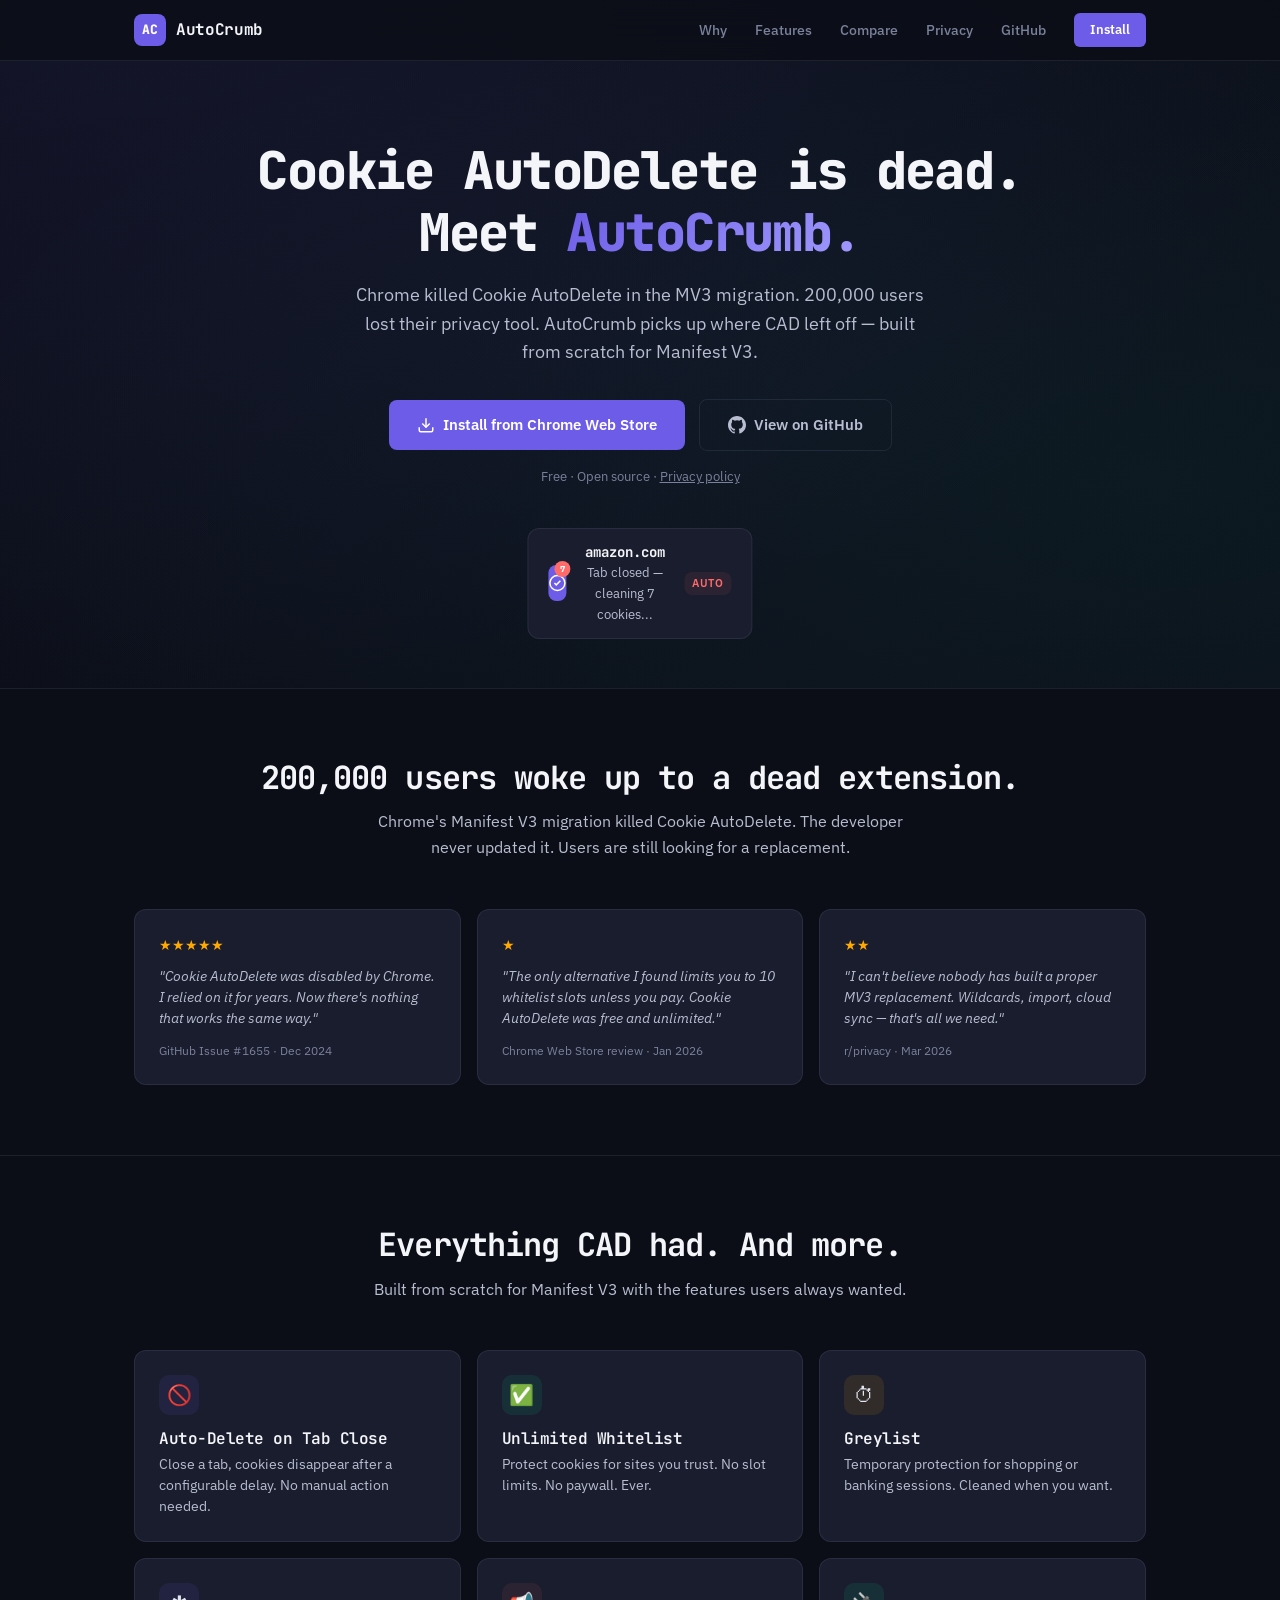
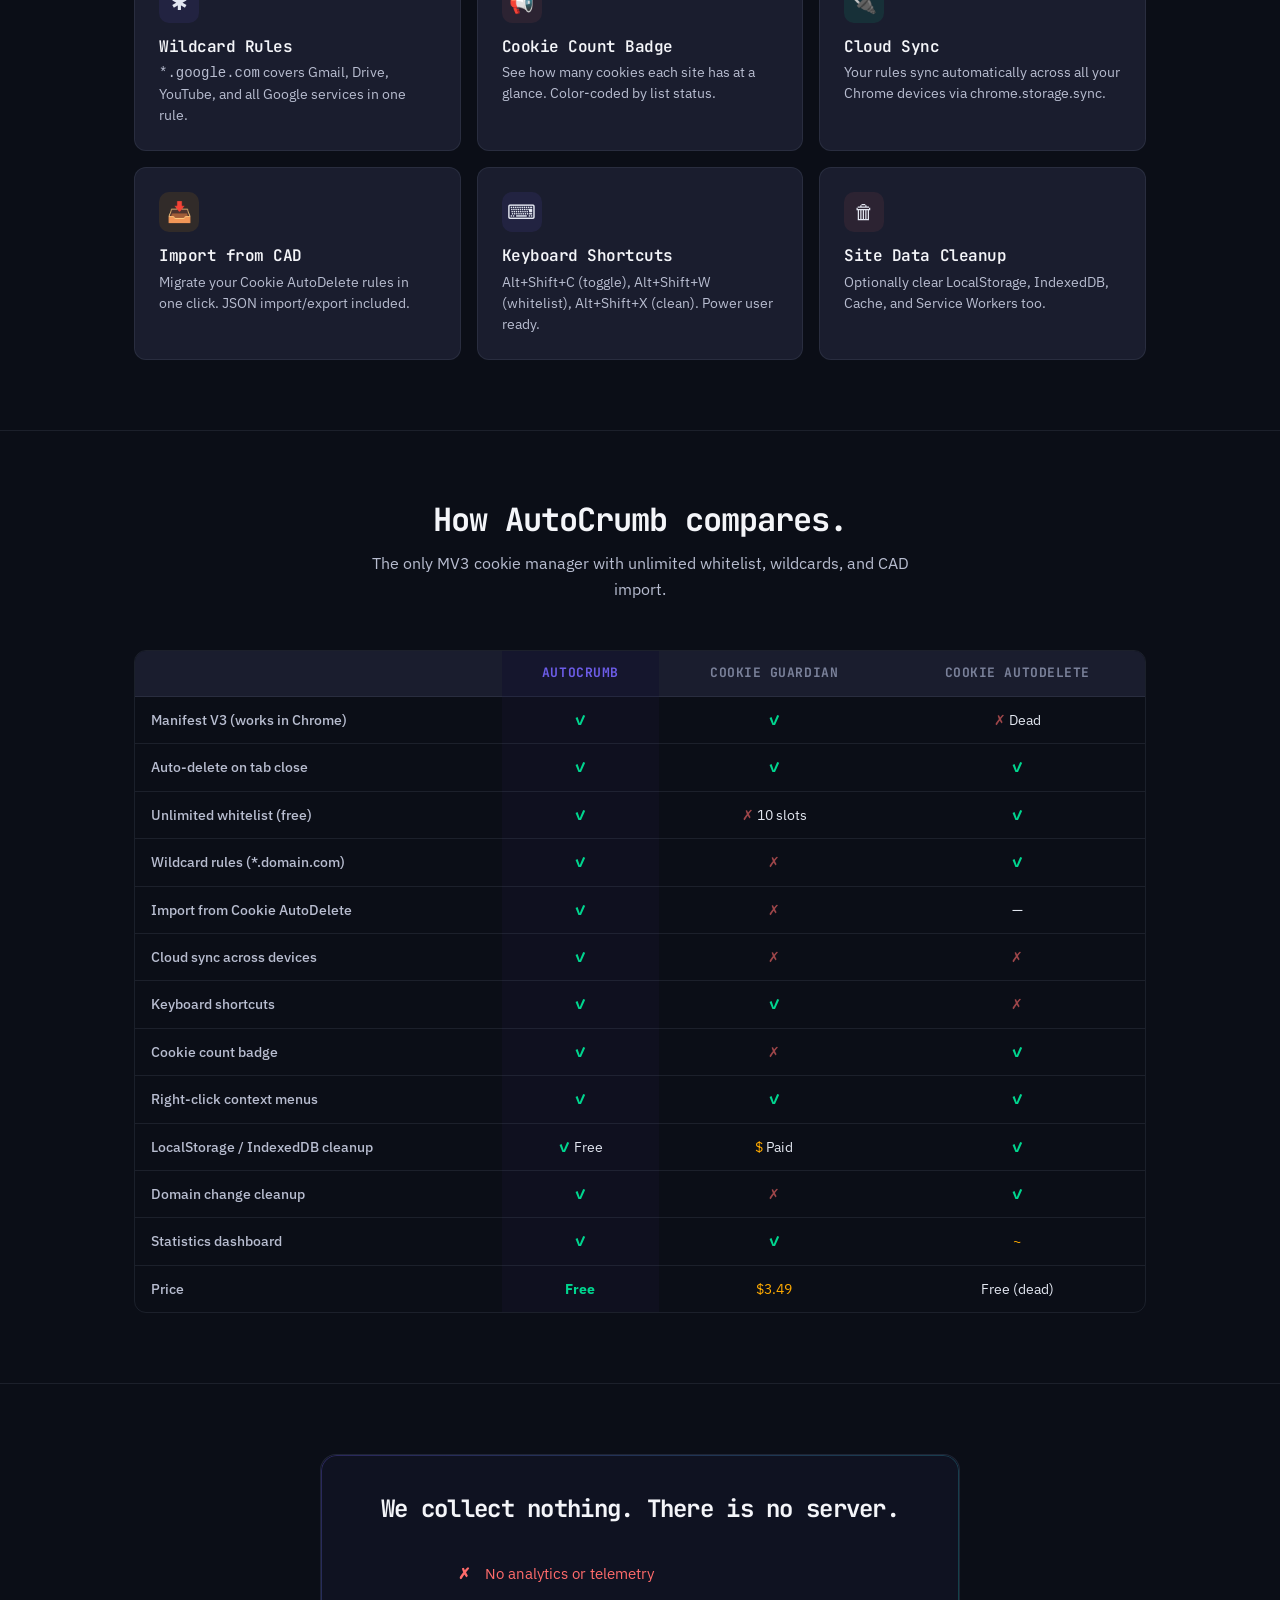
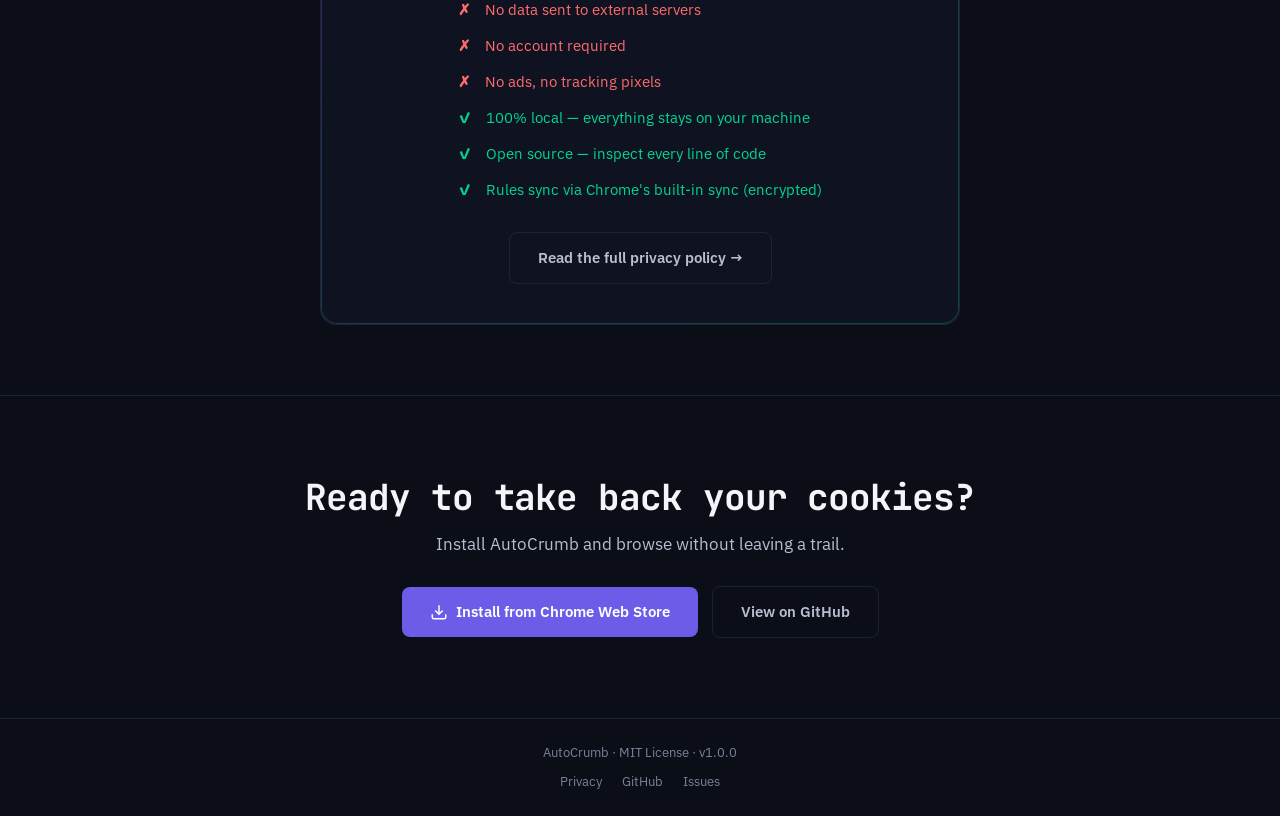
<file: docs/index.html>
<!DOCTYPE html>
<html lang="en">
<head>
  <meta charset="UTF-8">
  <meta name="viewport" content="width=device-width, initial-scale=1.0">
  <title>AutoCrumb — Auto Delete Cookies on Tab Close</title>
  <meta name="description" content="Chrome extension that automatically deletes cookies when you close tabs. Free, unlimited whitelist, wildcard rules. Replaces Cookie AutoDelete.">
  <link rel="icon" type="image/png" href="../icons/icon32.png">
  <link rel="preconnect" href="https://fonts.googleapis.com">
  <link rel="preconnect" href="https://fonts.gstatic.com" crossorigin>
  <link href="https://fonts.googleapis.com/css2?family=IBM+Plex+Sans:wght@400;500;600&family=JetBrains+Mono:wght@600;700;800&display=swap" rel="stylesheet">
  <style>
    /* ─── Reset & Variables ──────────────────────────────────────── */
    *, *::before, *::after { margin: 0; padding: 0; box-sizing: border-box; }

    :root {
      --bg: #0b0e17;
      --bg-2: #0f1221;
      --bg-3: #1a1d2e;
      --bg-4: #242840;
      --fg: #e2e6f0;
      --fg-bright: #f4f5f9;
      --fg-dim: #b8bdd0;
      --muted: #7a819a;
      --accent: #6c5ce7;
      --accent-hover: #7c6ef7;
      --accent-glow: rgba(108, 92, 231, 0.35);
      --accent-bg: rgba(108, 92, 231, 0.1);
      --green: #00d68f;
      --green-bg: rgba(0, 214, 143, 0.1);
      --yellow: #ffaa00;
      --yellow-bg: rgba(255, 170, 0, 0.1);
      --red: #ff6b6b;
      --red-bg: rgba(255, 107, 107, 0.08);
      --border: rgba(148, 163, 184, 0.12);
    }

    html { scroll-behavior: smooth; }

    body {
      font-family: 'IBM Plex Sans', -apple-system, BlinkMacSystemFont, sans-serif;
      font-size: 16px;
      line-height: 1.6;
      background: var(--bg);
      color: var(--fg);
      -webkit-font-smoothing: antialiased;
    }

    h1, h2, h3 {
      font-family: 'JetBrains Mono', monospace;
      color: var(--fg-bright);
      letter-spacing: -0.03em;
      line-height: 1.2;
    }

    a { color: var(--accent); text-decoration: none; }
    a:hover { color: var(--accent-hover); }

    .container {
      max-width: 1060px;
      margin: 0 auto;
      padding: 0 24px;
    }

    /* ─── Header ─────────────────────────────────────────────────── */
    .header {
      position: fixed;
      top: 0; left: 0; right: 0;
      z-index: 100;
      background: rgba(11, 14, 23, 0.82);
      backdrop-filter: blur(16px);
      -webkit-backdrop-filter: blur(16px);
      border-bottom: 1px solid var(--border);
    }

    .header .container {
      display: flex;
      align-items: center;
      justify-content: space-between;
      height: 60px;
    }

    .brand {
      display: flex;
      align-items: center;
      gap: 10px;
      text-decoration: none;
      color: var(--fg-bright);
    }

    .brand-icon {
      width: 32px;
      height: 32px;
      background: var(--accent);
      border-radius: 8px;
      display: flex;
      align-items: center;
      justify-content: center;
      font-family: 'JetBrains Mono', monospace;
      font-weight: 800;
      font-size: 13px;
      color: white;
      animation: logoGlow 3s ease-in-out infinite;
    }

    @keyframes logoGlow {
      0%, 100% { box-shadow: 0 0 8px var(--accent-glow); }
      50% { box-shadow: 0 0 20px var(--accent-glow), 0 0 40px rgba(108, 92, 231, 0.15); }
    }

    .brand-name {
      font-family: 'JetBrains Mono', monospace;
      font-weight: 700;
      font-size: 16px;
      letter-spacing: -0.02em;
    }

    .nav { display: flex; align-items: center; gap: 28px; }

    .nav a {
      color: var(--muted);
      font-size: 14px;
      font-weight: 500;
      transition: color 0.2s;
    }
    .nav a:hover { color: var(--fg-bright); }

    .nav .cta-sm {
      background: var(--accent);
      color: white;
      padding: 7px 16px;
      border-radius: 6px;
      font-weight: 600;
      font-size: 13px;
      transition: all 0.2s;
    }
    .nav .cta-sm:hover {
      background: var(--accent-hover);
      transform: translateY(-1px);
      box-shadow: 0 4px 12px var(--accent-glow);
    }

    /* ─── Hero ───────────────────────────────────────────────────── */
    .hero {
      padding: 140px 0 80px;
      text-align: center;
      position: relative;
      overflow: hidden;
    }

    .hero::before {
      content: '';
      position: absolute;
      top: -50%;
      left: -50%;
      width: 200%;
      height: 200%;
      background: radial-gradient(ellipse at 30% 20%, rgba(108, 92, 231, 0.08) 0%, transparent 50%),
                  radial-gradient(ellipse at 70% 60%, rgba(0, 214, 143, 0.05) 0%, transparent 50%),
                  radial-gradient(ellipse at 50% 50%, rgba(108, 92, 231, 0.04) 0%, transparent 70%);
      animation: hero-gradient 12s ease-in-out infinite;
      pointer-events: none;
    }

    @keyframes hero-gradient {
      0%, 100% { transform: translate(0, 0); }
      33% { transform: translate(2%, -1%); }
      66% { transform: translate(-1%, 2%); }
    }

    .hero h1 {
      font-size: 52px;
      font-weight: 800;
      margin-bottom: 16px;
      position: relative;
    }

    .hero h1 .highlight {
      background: linear-gradient(135deg, var(--accent), #a29bfe);
      -webkit-background-clip: text;
      -webkit-text-fill-color: transparent;
      background-clip: text;
    }

    .hero .lead {
      font-size: 18px;
      color: var(--fg-dim);
      max-width: 580px;
      margin: 0 auto 32px;
      position: relative;
    }

    .hero-buttons {
      display: flex;
      align-items: center;
      justify-content: center;
      gap: 14px;
      margin-bottom: 16px;
      position: relative;
    }

    .cta {
      display: inline-flex;
      align-items: center;
      gap: 8px;
      padding: 13px 28px;
      border-radius: 8px;
      font-weight: 600;
      font-size: 15px;
      transition: all 0.25s;
      text-decoration: none;
      border: none;
      cursor: pointer;
    }

    .cta-primary {
      background: var(--accent);
      color: white;
    }
    .cta-primary:hover {
      background: var(--accent-hover);
      color: white;
      transform: translateY(-2px);
      box-shadow: 0 8px 24px var(--accent-glow);
    }

    .cta-secondary {
      background: transparent;
      color: var(--fg-dim);
      border: 1px solid var(--border);
    }
    .cta-secondary:hover {
      background: var(--bg-3);
      color: var(--fg-bright);
      border-color: rgba(148, 163, 184, 0.25);
      transform: translateY(-2px);
    }

    .hero-meta {
      font-size: 13px;
      color: var(--muted);
      position: relative;
    }

    .hero-meta a { color: var(--muted); text-decoration: underline; }
    .hero-meta a:hover { color: var(--accent); }

    /* ─── Demo Badge ─────────────────────────────────────────────── */
    .demo-badge-container {
      margin: 40px auto 0;
      position: relative;
      width: 320px;
      height: 80px;
    }

    .demo-badge {
      position: absolute;
      left: 50%;
      transform: translateX(-50%);
      display: flex;
      align-items: center;
      gap: 10px;
      padding: 12px 20px;
      background: var(--bg-3);
      border: 1px solid var(--border);
      border-radius: 12px;
      animation: badge-float 4s ease-in-out infinite;
    }

    @keyframes badge-float {
      0%, 100% { transform: translateX(-50%) translateY(0); }
      50% { transform: translateX(-50%) translateY(-6px); }
    }

    .demo-icon {
      width: 36px;
      height: 36px;
      border-radius: 8px;
      background: var(--accent);
      display: flex;
      align-items: center;
      justify-content: center;
      position: relative;
    }

    .demo-icon svg { color: white; }

    .demo-count {
      position: absolute;
      top: -4px;
      right: -4px;
      background: var(--red);
      color: white;
      font-size: 9px;
      font-weight: 700;
      width: 16px;
      height: 16px;
      border-radius: 50%;
      display: flex;
      align-items: center;
      justify-content: center;
      animation: badge-pulse 2s ease-in-out infinite;
    }

    @keyframes badge-pulse {
      0%, 100% { transform: scale(1); }
      50% { transform: scale(1.15); }
    }

    .demo-text {
      font-size: 13px;
      color: var(--fg-dim);
    }

    .demo-text strong {
      color: var(--fg-bright);
      display: block;
      font-family: 'JetBrains Mono', monospace;
      font-size: 14px;
    }

    .demo-status {
      font-size: 11px;
      font-weight: 600;
      text-transform: uppercase;
      letter-spacing: 0.05em;
      padding: 3px 8px;
      border-radius: 8px;
    }

    .demo-status.red { background: var(--red-bg); color: var(--red); }

    /* ─── Section Common ─────────────────────────────────────────── */
    section { padding: 70px 0; }

    .section-border { border-top: 1px solid var(--border); }

    .section-header {
      text-align: center;
      margin-bottom: 48px;
    }

    .section-header h2 {
      font-size: 32px;
      font-weight: 700;
      margin-bottom: 12px;
    }

    .section-header p {
      font-size: 16px;
      color: var(--fg-dim);
      max-width: 560px;
      margin: 0 auto;
    }

    /* ─── Why Section (Quotes) ───────────────────────────────────── */
    .quotes-grid {
      display: grid;
      grid-template-columns: repeat(auto-fit, minmax(300px, 1fr));
      gap: 16px;
    }

    .quote-card {
      background: var(--bg-3);
      border: 1px solid var(--border);
      border-radius: 12px;
      padding: 24px;
      transition: all 0.25s;
    }

    .quote-card:hover {
      transform: translateY(-3px);
      box-shadow: 0 8px 24px rgba(0, 0, 0, 0.3);
    }

    .quote-stars {
      color: var(--yellow);
      font-size: 14px;
      margin-bottom: 10px;
    }

    .quote-text {
      font-size: 14px;
      color: var(--fg-dim);
      font-style: italic;
      margin-bottom: 12px;
      line-height: 1.5;
    }

    .quote-meta {
      font-size: 12px;
      color: var(--muted);
    }

    /* ─── Features Grid ──────────────────────────────────────────── */
    .features-grid {
      display: grid;
      grid-template-columns: repeat(auto-fit, minmax(280px, 1fr));
      gap: 16px;
    }

    .feature-card {
      background: var(--bg-3);
      border: 1px solid var(--border);
      border-radius: 12px;
      padding: 24px;
      transition: all 0.25s;
    }

    .feature-card:hover {
      transform: translateY(-4px);
      box-shadow: 0 8px 28px rgba(0, 0, 0, 0.25);
      border-color: rgba(108, 92, 231, 0.3);
    }

    .feature-icon {
      width: 40px;
      height: 40px;
      border-radius: 10px;
      display: flex;
      align-items: center;
      justify-content: center;
      font-size: 20px;
      margin-bottom: 14px;
    }

    .fi-purple { background: var(--accent-bg); }
    .fi-green { background: var(--green-bg); }
    .fi-yellow { background: var(--yellow-bg); }
    .fi-red { background: var(--red-bg); }

    .feature-card h3 {
      font-size: 16px;
      font-weight: 600;
      margin-bottom: 6px;
    }

    .feature-card p {
      font-size: 14px;
      color: var(--fg-dim);
      line-height: 1.5;
    }

    /* ─── Comparison Table ────────────────────────────────────────── */
    .compare-wrapper {
      overflow-x: auto;
      border-radius: 12px;
      border: 1px solid var(--border);
    }

    .compare-table {
      width: 100%;
      border-collapse: collapse;
      font-size: 14px;
    }

    .compare-table th,
    .compare-table td {
      padding: 12px 16px;
      text-align: center;
      border-bottom: 1px solid var(--border);
    }

    .compare-table th {
      background: var(--bg-3);
      font-family: 'JetBrains Mono', monospace;
      font-size: 13px;
      font-weight: 700;
      color: var(--muted);
      text-transform: uppercase;
      letter-spacing: 0.04em;
    }

    .compare-table th.ours {
      color: var(--accent);
      background: var(--accent-bg);
    }

    .compare-table td:first-child {
      text-align: left;
      font-weight: 500;
      color: var(--fg-dim);
    }

    .compare-table td.ours {
      background: rgba(108, 92, 231, 0.04);
    }

    .compare-table tr:last-child td { border-bottom: none; }

    .check { color: var(--green); font-weight: 700; }
    .cross { color: var(--red); opacity: 0.6; }
    .partial { color: var(--yellow); }

    /* ─── Privacy Section ────────────────────────────────────────── */
    .privacy-block {
      max-width: 640px;
      margin: 0 auto;
      padding: 40px;
      background: var(--bg-2);
      border: 1px solid var(--border);
      border-radius: 16px;
      text-align: center;
      position: relative;
      overflow: hidden;
    }

    .privacy-block::before {
      content: '';
      position: absolute;
      inset: 0;
      border-radius: 16px;
      padding: 1px;
      background: linear-gradient(135deg, var(--accent), var(--green));
      -webkit-mask: linear-gradient(#fff 0 0) content-box, linear-gradient(#fff 0 0);
      -webkit-mask-composite: xor;
      mask-composite: exclude;
      pointer-events: none;
      opacity: 0.3;
    }

    .privacy-block h2 {
      font-size: 24px;
      margin-bottom: 16px;
    }

    .privacy-list {
      text-align: left;
      display: inline-block;
      margin: 16px 0;
    }

    .privacy-list div {
      padding: 6px 0;
      font-size: 15px;
      color: var(--fg-dim);
    }

    .privacy-list .pi-no { color: var(--red); }
    .privacy-list .pi-yes { color: var(--green); }

    .privacy-list span {
      margin-right: 10px;
      font-weight: 700;
    }

    /* ─── Final CTA ──────────────────────────────────────────────── */
    .final-cta {
      text-align: center;
      padding: 80px 0;
    }

    .final-cta h2 {
      font-size: 36px;
      margin-bottom: 12px;
    }

    .final-cta p {
      font-size: 17px;
      color: var(--fg-dim);
      margin-bottom: 28px;
    }

    .final-buttons {
      display: flex;
      align-items: center;
      justify-content: center;
      gap: 14px;
    }

    /* ─── Footer ─────────────────────────────────────────────────── */
    .footer {
      border-top: 1px solid var(--border);
      padding: 24px 0;
      text-align: center;
      font-size: 13px;
      color: var(--muted);
    }

    .footer-links {
      margin-top: 8px;
      display: flex;
      justify-content: center;
      gap: 20px;
    }

    .footer-links a {
      color: var(--muted);
      font-size: 13px;
    }
    .footer-links a:hover { color: var(--accent); }

    /* ─── Responsive ─────────────────────────────────────────────── */
    @media (max-width: 640px) {
      .hero h1 { font-size: 32px; }
      .hero .lead { font-size: 16px; }
      .hero-buttons { flex-direction: column; }
      .section-header h2 { font-size: 24px; }
      .nav a:not(.cta-sm) { display: none; }
      .compare-table { font-size: 12px; }
      .compare-table th, .compare-table td { padding: 8px 10px; }
      .privacy-block { padding: 24px; }
      .features-grid { grid-template-columns: 1fr; }
      .quotes-grid { grid-template-columns: 1fr; }
      .final-cta h2 { font-size: 28px; }
      .final-buttons { flex-direction: column; }
      .demo-badge-container { display: none; }
    }
  </style>
</head>
<body>

  <!-- ─── Header ─────────────────────────────────────────────────── -->
  <header class="header">
    <div class="container">
      <a href="#" class="brand">
        <div class="brand-icon">AC</div>
        <span class="brand-name">AutoCrumb</span>
      </a>
      <nav class="nav">
        <a href="#why">Why</a>
        <a href="#features">Features</a>
        <a href="#compare">Compare</a>
        <a href="#privacy">Privacy</a>
        <a href="https://github.com/Kingdompe/AutoCrumb" target="_blank">GitHub</a>
        <a href="[STORE_URL]" class="cta-sm" target="_blank">Install</a>
      </nav>
    </div>
  </header>

  <!-- ─── Hero ───────────────────────────────────────────────────── -->
  <section class="hero">
    <div class="container">
      <h1>Cookie AutoDelete is dead.<br>Meet <span class="highlight">AutoCrumb.</span></h1>
      <p class="lead">Chrome killed Cookie AutoDelete in the MV3 migration. 200,000 users lost their privacy tool. AutoCrumb picks up where CAD left off — built from scratch for Manifest V3.</p>
      <div class="hero-buttons">
        <a href="[STORE_URL]" class="cta cta-primary" target="_blank">
          <svg viewBox="0 0 24 24" width="18" height="18" fill="none" stroke="currentColor" stroke-width="2"><path d="M21 15v4a2 2 0 0 1-2 2H5a2 2 0 0 1-2-2v-4"/><polyline points="7 10 12 15 17 10"/><line x1="12" y1="15" x2="12" y2="3"/></svg>
          Install from Chrome Web Store
        </a>
        <a href="https://github.com/Kingdompe/AutoCrumb" class="cta cta-secondary" target="_blank">
          <svg viewBox="0 0 24 24" width="18" height="18" fill="currentColor"><path d="M12 0C5.37 0 0 5.37 0 12c0 5.3 3.44 9.8 8.2 11.39.6.11.82-.26.82-.58v-2.03c-3.34.73-4.04-1.61-4.04-1.61-.55-1.39-1.34-1.76-1.34-1.76-1.09-.75.08-.73.08-.73 1.2.08 1.84 1.24 1.84 1.24 1.07 1.84 2.81 1.31 3.5 1 .11-.78.42-1.31.76-1.61-2.66-.3-5.47-1.33-5.47-5.93 0-1.31.47-2.38 1.24-3.22-.13-.3-.54-1.52.12-3.18 0 0 1.01-.32 3.3 1.23a11.5 11.5 0 0 1 6.02 0c2.28-1.55 3.29-1.23 3.29-1.23.66 1.66.25 2.88.12 3.18.77.84 1.24 1.91 1.24 3.22 0 4.61-2.81 5.63-5.48 5.92.43.37.81 1.1.81 2.22v3.29c0 .32.22.7.82.58C20.56 21.8 24 17.3 24 12c0-6.63-5.37-12-12-12z"/></svg>
          View on GitHub
        </a>
      </div>
      <div class="hero-meta">
        Free &middot; Open source &middot; <a href="privacy.html">Privacy policy</a>
      </div>

      <div class="demo-badge-container">
        <div class="demo-badge">
          <div class="demo-icon">
            <svg viewBox="0 0 24 24" width="18" height="18" fill="none" stroke="white" stroke-width="2"><circle cx="12" cy="12" r="10"/><path d="M8 12l2.5 2.5L16 9"/></svg>
            <div class="demo-count">7</div>
          </div>
          <div class="demo-text">
            <strong>amazon.com</strong>
            Tab closed — cleaning 7 cookies...
          </div>
          <div class="demo-status red">auto</div>
        </div>
      </div>
    </div>
  </section>

  <!-- ─── Why ────────────────────────────────────────────────────── -->
  <section id="why" class="section-border">
    <div class="container">
      <div class="section-header">
        <h2>200,000 users woke up to a dead extension.</h2>
        <p>Chrome's Manifest V3 migration killed Cookie AutoDelete. The developer never updated it. Users are still looking for a replacement.</p>
      </div>

      <div class="quotes-grid">
        <div class="quote-card">
          <div class="quote-stars">&#9733;&#9733;&#9733;&#9733;&#9733;</div>
          <div class="quote-text">"Cookie AutoDelete was disabled by Chrome. I relied on it for years. Now there's nothing that works the same way."</div>
          <div class="quote-meta">GitHub Issue #1655 &middot; Dec 2024</div>
        </div>
        <div class="quote-card">
          <div class="quote-stars">&#9733;</div>
          <div class="quote-text">"The only alternative I found limits you to 10 whitelist slots unless you pay. Cookie AutoDelete was free and unlimited."</div>
          <div class="quote-meta">Chrome Web Store review &middot; Jan 2026</div>
        </div>
        <div class="quote-card">
          <div class="quote-stars">&#9733;&#9733;</div>
          <div class="quote-text">"I can't believe nobody has built a proper MV3 replacement. Wildcards, import, cloud sync — that's all we need."</div>
          <div class="quote-meta">r/privacy &middot; Mar 2026</div>
        </div>
      </div>
    </div>
  </section>

  <!-- ─── Features ───────────────────────────────────────────────── -->
  <section id="features" class="section-border">
    <div class="container">
      <div class="section-header">
        <h2>Everything CAD had. And more.</h2>
        <p>Built from scratch for Manifest V3 with the features users always wanted.</p>
      </div>

      <div class="features-grid">
        <div class="feature-card">
          <div class="feature-icon fi-purple">&#128683;</div>
          <h3>Auto-Delete on Tab Close</h3>
          <p>Close a tab, cookies disappear after a configurable delay. No manual action needed.</p>
        </div>
        <div class="feature-card">
          <div class="feature-icon fi-green">&#9989;</div>
          <h3>Unlimited Whitelist</h3>
          <p>Protect cookies for sites you trust. No slot limits. No paywall. Ever.</p>
        </div>
        <div class="feature-card">
          <div class="feature-icon fi-yellow">&#9201;</div>
          <h3>Greylist</h3>
          <p>Temporary protection for shopping or banking sessions. Cleaned when you want.</p>
        </div>
        <div class="feature-card">
          <div class="feature-icon fi-purple">&#10033;</div>
          <h3>Wildcard Rules</h3>
          <p><code>*.google.com</code> covers Gmail, Drive, YouTube, and all Google services in one rule.</p>
        </div>
        <div class="feature-card">
          <div class="feature-icon fi-red">&#128226;</div>
          <h3>Cookie Count Badge</h3>
          <p>See how many cookies each site has at a glance. Color-coded by list status.</p>
        </div>
        <div class="feature-card">
          <div class="feature-icon fi-green">&#128268;</div>
          <h3>Cloud Sync</h3>
          <p>Your rules sync automatically across all your Chrome devices via chrome.storage.sync.</p>
        </div>
        <div class="feature-card">
          <div class="feature-icon fi-yellow">&#128229;</div>
          <h3>Import from CAD</h3>
          <p>Migrate your Cookie AutoDelete rules in one click. JSON import/export included.</p>
        </div>
        <div class="feature-card">
          <div class="feature-icon fi-purple">&#9000;</div>
          <h3>Keyboard Shortcuts</h3>
          <p>Alt+Shift+C (toggle), Alt+Shift+W (whitelist), Alt+Shift+X (clean). Power user ready.</p>
        </div>
        <div class="feature-card">
          <div class="feature-icon fi-red">&#128465;</div>
          <h3>Site Data Cleanup</h3>
          <p>Optionally clear LocalStorage, IndexedDB, Cache, and Service Workers too.</p>
        </div>
      </div>
    </div>
  </section>

  <!-- ─── Compare ────────────────────────────────────────────────── -->
  <section id="compare" class="section-border">
    <div class="container">
      <div class="section-header">
        <h2>How AutoCrumb compares.</h2>
        <p>The only MV3 cookie manager with unlimited whitelist, wildcards, and CAD import.</p>
      </div>

      <div class="compare-wrapper">
        <table class="compare-table">
          <thead>
            <tr>
              <th></th>
              <th class="ours">AutoCrumb</th>
              <th>Cookie Guardian</th>
              <th>Cookie AutoDelete</th>
            </tr>
          </thead>
          <tbody>
            <tr>
              <td>Manifest V3 (works in Chrome)</td>
              <td class="ours"><span class="check">&#10003;</span></td>
              <td><span class="check">&#10003;</span></td>
              <td><span class="cross">&#10007;</span> Dead</td>
            </tr>
            <tr>
              <td>Auto-delete on tab close</td>
              <td class="ours"><span class="check">&#10003;</span></td>
              <td><span class="check">&#10003;</span></td>
              <td><span class="check">&#10003;</span></td>
            </tr>
            <tr>
              <td>Unlimited whitelist (free)</td>
              <td class="ours"><span class="check">&#10003;</span></td>
              <td><span class="cross">&#10007;</span> 10 slots</td>
              <td><span class="check">&#10003;</span></td>
            </tr>
            <tr>
              <td>Wildcard rules (*.domain.com)</td>
              <td class="ours"><span class="check">&#10003;</span></td>
              <td><span class="cross">&#10007;</span></td>
              <td><span class="check">&#10003;</span></td>
            </tr>
            <tr>
              <td>Import from Cookie AutoDelete</td>
              <td class="ours"><span class="check">&#10003;</span></td>
              <td><span class="cross">&#10007;</span></td>
              <td>—</td>
            </tr>
            <tr>
              <td>Cloud sync across devices</td>
              <td class="ours"><span class="check">&#10003;</span></td>
              <td><span class="cross">&#10007;</span></td>
              <td><span class="cross">&#10007;</span></td>
            </tr>
            <tr>
              <td>Keyboard shortcuts</td>
              <td class="ours"><span class="check">&#10003;</span></td>
              <td><span class="check">&#10003;</span></td>
              <td><span class="cross">&#10007;</span></td>
            </tr>
            <tr>
              <td>Cookie count badge</td>
              <td class="ours"><span class="check">&#10003;</span></td>
              <td><span class="cross">&#10007;</span></td>
              <td><span class="check">&#10003;</span></td>
            </tr>
            <tr>
              <td>Right-click context menus</td>
              <td class="ours"><span class="check">&#10003;</span></td>
              <td><span class="check">&#10003;</span></td>
              <td><span class="check">&#10003;</span></td>
            </tr>
            <tr>
              <td>LocalStorage / IndexedDB cleanup</td>
              <td class="ours"><span class="check">&#10003;</span> Free</td>
              <td><span class="partial">$</span> Paid</td>
              <td><span class="check">&#10003;</span></td>
            </tr>
            <tr>
              <td>Domain change cleanup</td>
              <td class="ours"><span class="check">&#10003;</span></td>
              <td><span class="cross">&#10007;</span></td>
              <td><span class="check">&#10003;</span></td>
            </tr>
            <tr>
              <td>Statistics dashboard</td>
              <td class="ours"><span class="check">&#10003;</span></td>
              <td><span class="check">&#10003;</span></td>
              <td><span class="partial">~</span></td>
            </tr>
            <tr>
              <td>Price</td>
              <td class="ours"><strong style="color:var(--green)">Free</strong></td>
              <td><span class="partial">$3.49</span></td>
              <td>Free (dead)</td>
            </tr>
          </tbody>
        </table>
      </div>
    </div>
  </section>

  <!-- ─── Privacy ────────────────────────────────────────────────── -->
  <section id="privacy" class="section-border">
    <div class="container">
      <div class="privacy-block">
        <h2>We collect nothing. There is no server.</h2>
        <div class="privacy-list">
          <div class="pi-no"><span>&#10007;</span> No analytics or telemetry</div>
          <div class="pi-no"><span>&#10007;</span> No data sent to external servers</div>
          <div class="pi-no"><span>&#10007;</span> No account required</div>
          <div class="pi-no"><span>&#10007;</span> No ads, no tracking pixels</div>
          <div class="pi-yes"><span>&#10003;</span> 100% local — everything stays on your machine</div>
          <div class="pi-yes"><span>&#10003;</span> Open source — inspect every line of code</div>
          <div class="pi-yes"><span>&#10003;</span> Rules sync via Chrome's built-in sync (encrypted)</div>
        </div>
        <a href="privacy.html" class="cta cta-secondary" style="margin-top: 8px;">Read the full privacy policy &rarr;</a>
      </div>
    </div>
  </section>

  <!-- ─── Final CTA ──────────────────────────────────────────────── -->
  <section class="final-cta section-border">
    <div class="container">
      <h2>Ready to take back your cookies?</h2>
      <p>Install AutoCrumb and browse without leaving a trail.</p>
      <div class="final-buttons">
        <a href="[STORE_URL]" class="cta cta-primary" target="_blank">
          <svg viewBox="0 0 24 24" width="18" height="18" fill="none" stroke="currentColor" stroke-width="2"><path d="M21 15v4a2 2 0 0 1-2 2H5a2 2 0 0 1-2-2v-4"/><polyline points="7 10 12 15 17 10"/><line x1="12" y1="15" x2="12" y2="3"/></svg>
          Install from Chrome Web Store
        </a>
        <a href="https://github.com/Kingdompe/AutoCrumb" class="cta cta-secondary" target="_blank">View on GitHub</a>
      </div>
    </div>
  </section>

  <!-- ─── Footer ─────────────────────────────────────────────────── -->
  <footer class="footer">
    <div class="container">
      <div>AutoCrumb &middot; MIT License &middot; v1.0.0</div>
      <div class="footer-links">
        <a href="privacy.html">Privacy</a>
        <a href="https://github.com/Kingdompe/AutoCrumb" target="_blank">GitHub</a>
        <a href="https://github.com/Kingdompe/AutoCrumb/issues" target="_blank">Issues</a>
      </div>
    </div>
  </footer>

</body>
</html>
</file>
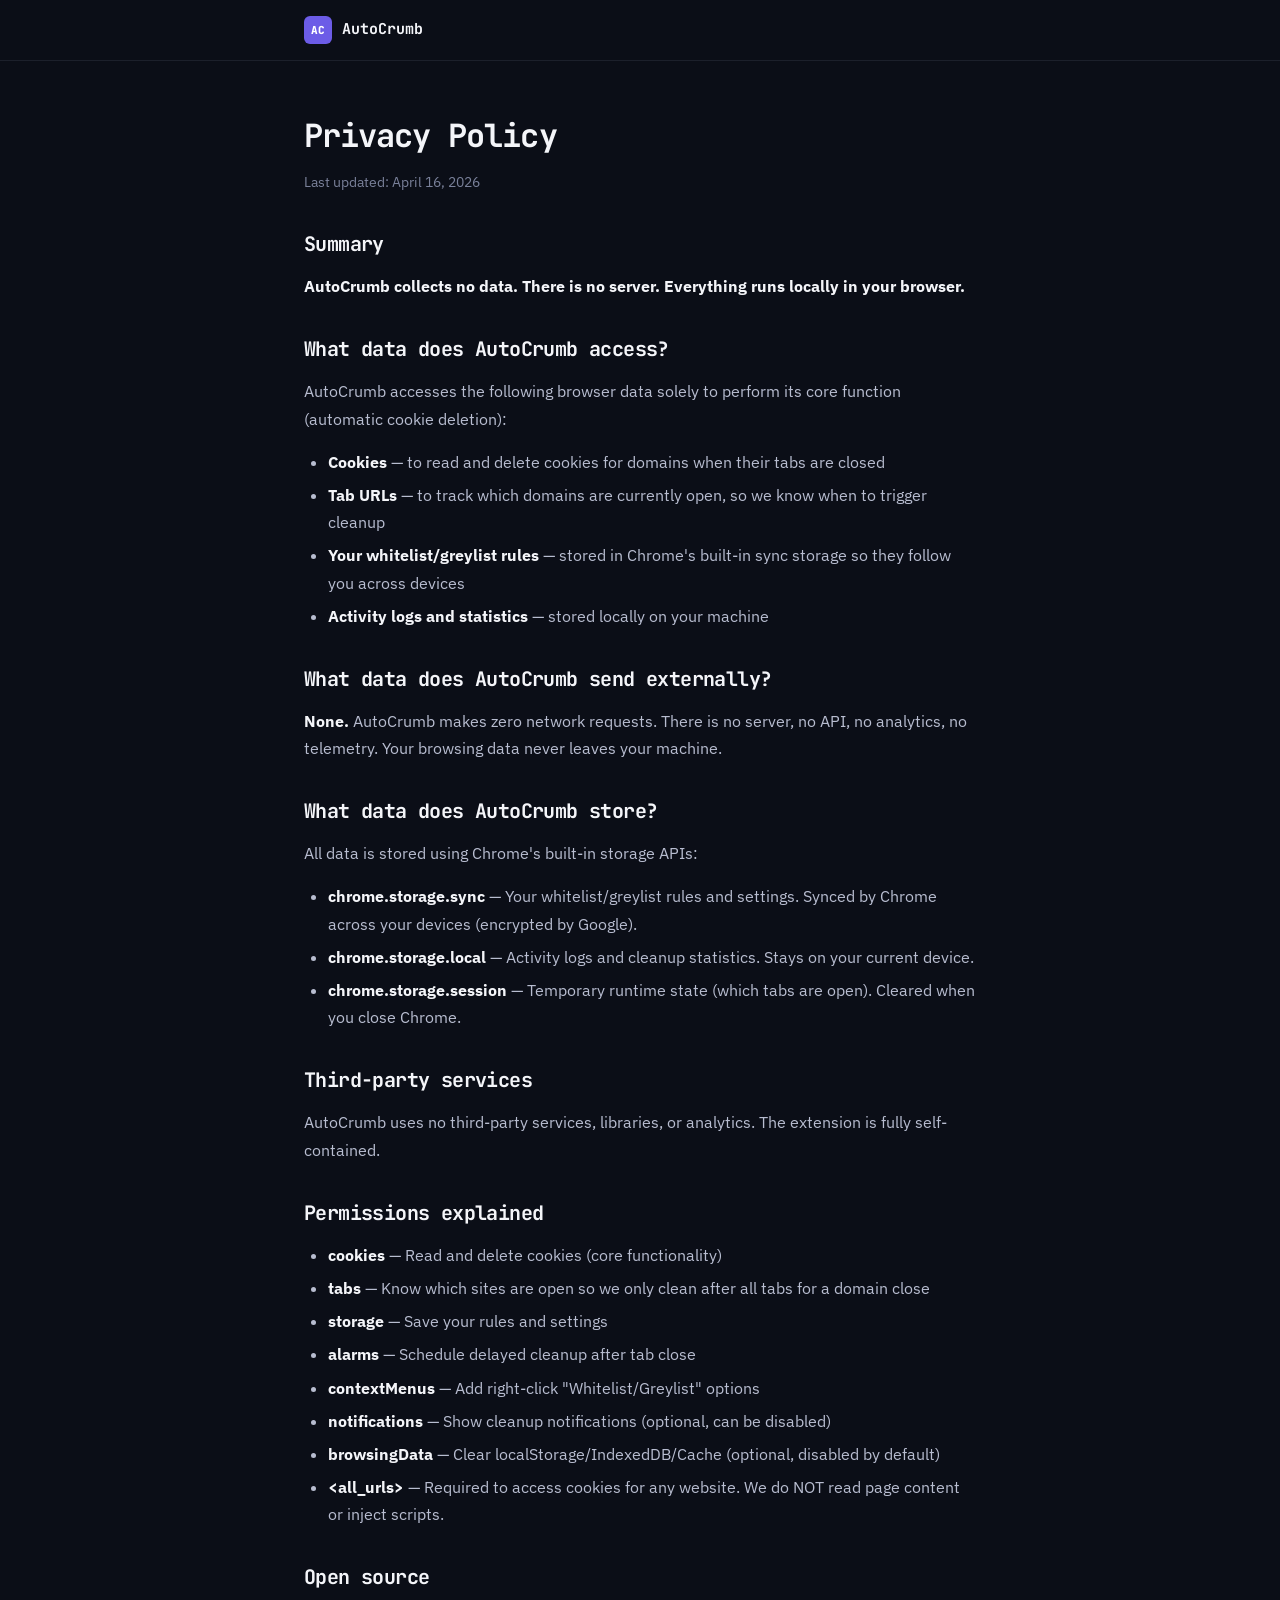
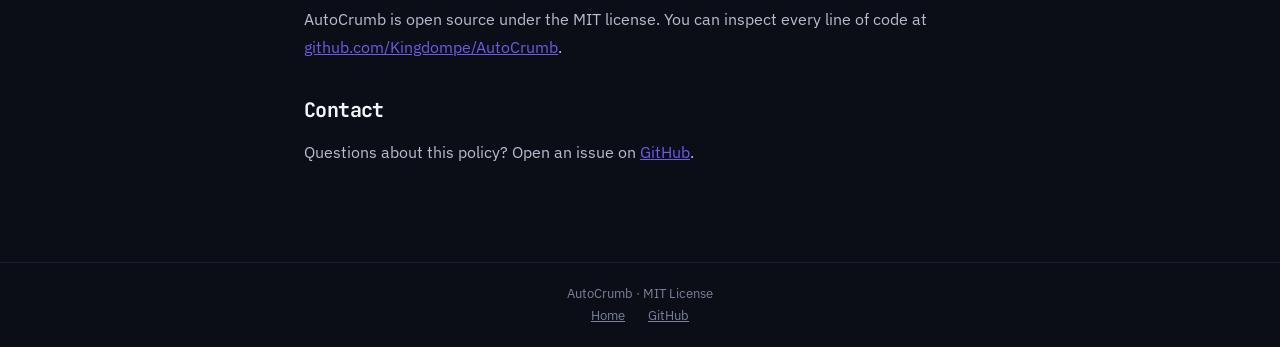
<file: docs/privacy.html>
<!DOCTYPE html>
<html lang="en">
<head>
  <meta charset="UTF-8">
  <meta name="viewport" content="width=device-width, initial-scale=1.0">
  <title>Privacy Policy — AutoCrumb</title>
  <link rel="icon" type="image/png" href="../icons/icon32.png">
  <link rel="preconnect" href="https://fonts.googleapis.com">
  <link rel="preconnect" href="https://fonts.gstatic.com" crossorigin>
  <link href="https://fonts.googleapis.com/css2?family=IBM+Plex+Sans:wght@400;500;600&family=JetBrains+Mono:wght@600;700;800&display=swap" rel="stylesheet">
  <style>
    *, *::before, *::after { margin: 0; padding: 0; box-sizing: border-box; }
    :root {
      --bg: #0b0e17;
      --bg-2: #0f1221;
      --bg-3: #1a1d2e;
      --fg: #e2e6f0;
      --fg-bright: #f4f5f9;
      --fg-dim: #b8bdd0;
      --muted: #7a819a;
      --accent: #6c5ce7;
      --border: rgba(148, 163, 184, 0.12);
    }
    html { scroll-behavior: smooth; }
    body {
      font-family: 'IBM Plex Sans', -apple-system, sans-serif;
      font-size: 16px;
      line-height: 1.7;
      background: var(--bg);
      color: var(--fg);
      -webkit-font-smoothing: antialiased;
    }
    h1, h2, h3 {
      font-family: 'JetBrains Mono', monospace;
      color: var(--fg-bright);
      letter-spacing: -0.03em;
    }
    a { color: var(--accent); }
    .container { max-width: 720px; margin: 0 auto; padding: 0 24px; }

    .header {
      border-bottom: 1px solid var(--border);
      padding: 16px 0;
    }
    .header .container { display: flex; align-items: center; gap: 10px; }
    .brand-icon {
      width: 28px; height: 28px; background: var(--accent);
      border-radius: 6px; display: flex; align-items: center; justify-content: center;
      font-family: 'JetBrains Mono', monospace; font-weight: 800; font-size: 11px; color: white;
    }
    .brand-name { font-family: 'JetBrains Mono', monospace; font-weight: 700; font-size: 15px; color: var(--fg-bright); text-decoration: none; }

    .content { padding: 48px 0 80px; }
    h1 { font-size: 32px; margin-bottom: 8px; }
    .updated { font-size: 14px; color: var(--muted); margin-bottom: 32px; }
    h2 { font-size: 20px; margin: 32px 0 12px; }
    p { margin-bottom: 16px; color: var(--fg-dim); }
    ul { margin: 0 0 16px 24px; color: var(--fg-dim); }
    li { margin-bottom: 6px; }
    strong { color: var(--fg-bright); }

    .footer {
      border-top: 1px solid var(--border);
      padding: 20px 0;
      text-align: center;
      font-size: 13px;
      color: var(--muted);
    }
    .footer a { color: var(--muted); margin: 0 10px; }
    .footer a:hover { color: var(--accent); }
  </style>
</head>
<body>
  <header class="header">
    <div class="container">
      <div class="brand-icon">AC</div>
      <a href="index.html" class="brand-name">AutoCrumb</a>
    </div>
  </header>

  <main class="content">
    <div class="container">
      <h1>Privacy Policy</h1>
      <p class="updated">Last updated: April 16, 2026</p>

      <h2>Summary</h2>
      <p><strong>AutoCrumb collects no data. There is no server. Everything runs locally in your browser.</strong></p>

      <h2>What data does AutoCrumb access?</h2>
      <p>AutoCrumb accesses the following browser data solely to perform its core function (automatic cookie deletion):</p>
      <ul>
        <li><strong>Cookies</strong> — to read and delete cookies for domains when their tabs are closed</li>
        <li><strong>Tab URLs</strong> — to track which domains are currently open, so we know when to trigger cleanup</li>
        <li><strong>Your whitelist/greylist rules</strong> — stored in Chrome's built-in sync storage so they follow you across devices</li>
        <li><strong>Activity logs and statistics</strong> — stored locally on your machine</li>
      </ul>

      <h2>What data does AutoCrumb send externally?</h2>
      <p><strong>None.</strong> AutoCrumb makes zero network requests. There is no server, no API, no analytics, no telemetry. Your browsing data never leaves your machine.</p>

      <h2>What data does AutoCrumb store?</h2>
      <p>All data is stored using Chrome's built-in storage APIs:</p>
      <ul>
        <li><strong>chrome.storage.sync</strong> — Your whitelist/greylist rules and settings. Synced by Chrome across your devices (encrypted by Google).</li>
        <li><strong>chrome.storage.local</strong> — Activity logs and cleanup statistics. Stays on your current device.</li>
        <li><strong>chrome.storage.session</strong> — Temporary runtime state (which tabs are open). Cleared when you close Chrome.</li>
      </ul>

      <h2>Third-party services</h2>
      <p>AutoCrumb uses no third-party services, libraries, or analytics. The extension is fully self-contained.</p>

      <h2>Permissions explained</h2>
      <ul>
        <li><strong>cookies</strong> — Read and delete cookies (core functionality)</li>
        <li><strong>tabs</strong> — Know which sites are open so we only clean after all tabs for a domain close</li>
        <li><strong>storage</strong> — Save your rules and settings</li>
        <li><strong>alarms</strong> — Schedule delayed cleanup after tab close</li>
        <li><strong>contextMenus</strong> — Add right-click "Whitelist/Greylist" options</li>
        <li><strong>notifications</strong> — Show cleanup notifications (optional, can be disabled)</li>
        <li><strong>browsingData</strong> — Clear localStorage/IndexedDB/Cache (optional, disabled by default)</li>
        <li><strong>&lt;all_urls&gt;</strong> — Required to access cookies for any website. We do NOT read page content or inject scripts.</li>
      </ul>

      <h2>Open source</h2>
      <p>AutoCrumb is open source under the MIT license. You can inspect every line of code at <a href="https://github.com/Kingdompe/AutoCrumb" target="_blank">github.com/Kingdompe/AutoCrumb</a>.</p>

      <h2>Contact</h2>
      <p>Questions about this policy? Open an issue on <a href="https://github.com/Kingdompe/AutoCrumb/issues" target="_blank">GitHub</a>.</p>
    </div>
  </main>

  <footer class="footer">
    <div class="container">
      AutoCrumb &middot; MIT License
      <br>
      <a href="index.html">Home</a>
      <a href="https://github.com/Kingdompe/AutoCrumb" target="_blank">GitHub</a>
    </div>
  </footer>
</body>
</html>
</file>
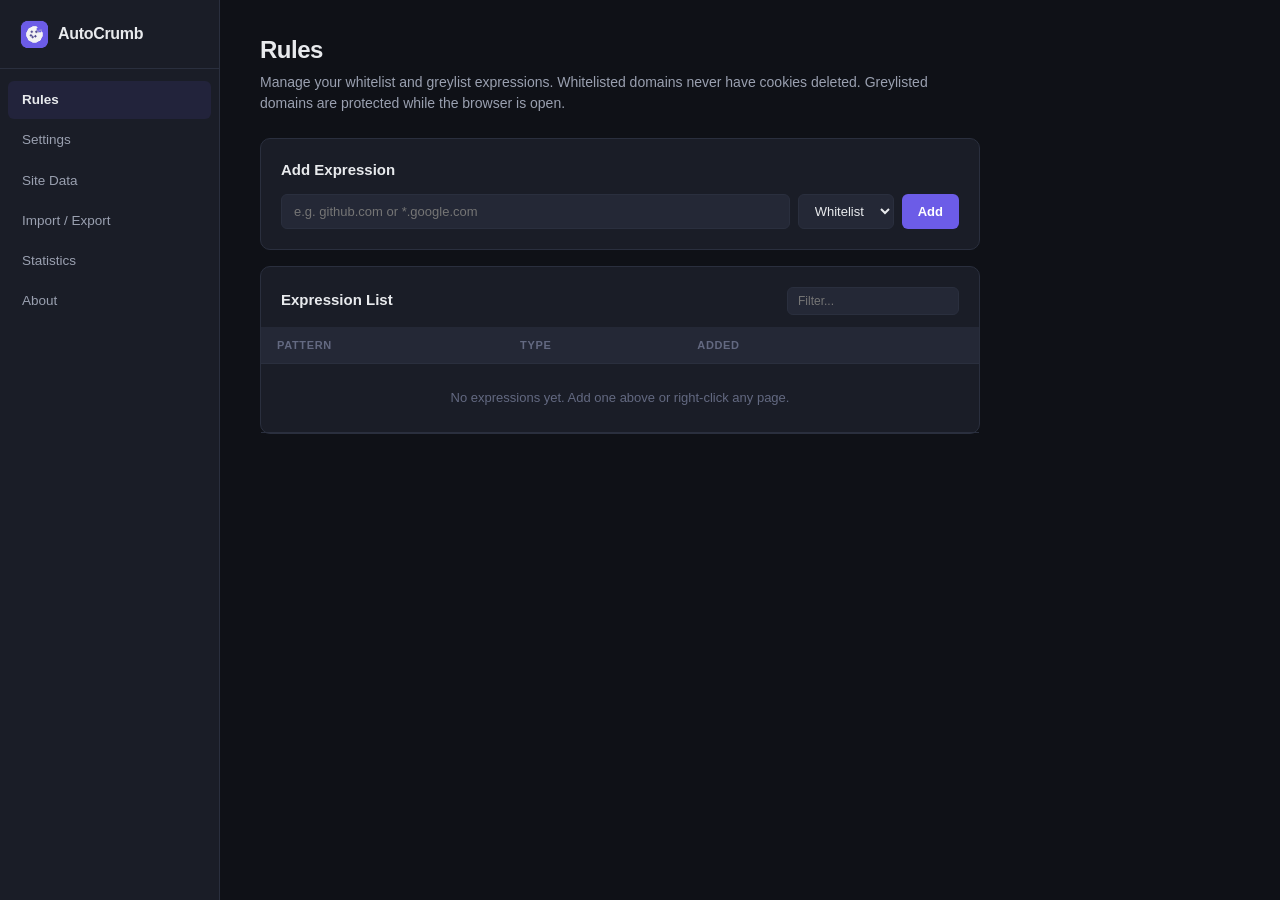
<file: options/options.html>
<!DOCTYPE html>
<html lang="en">
<head>
  <meta charset="UTF-8">
  <meta name="viewport" content="width=device-width, initial-scale=1.0">
  <link rel="stylesheet" href="options.css">
  <title>AutoCrumb Settings</title>
</head>
<body>
  <div class="app">
    <!-- Sidebar -->
    <nav class="sidebar">
      <div class="sidebar-brand">
        <img src="../icons/icon32.png" alt="" class="sidebar-logo">
        <span class="sidebar-title">AutoCrumb</span>
      </div>
      <ul class="sidebar-nav">
        <li><a href="#" class="nav-link active" data-tab="expressions">Rules</a></li>
        <li><a href="#" class="nav-link" data-tab="settings">Settings</a></li>
        <li><a href="#" class="nav-link" data-tab="sitedata">Site Data</a></li>
        <li><a href="#" class="nav-link" data-tab="importexport">Import / Export</a></li>
        <li><a href="#" class="nav-link" data-tab="stats">Statistics</a></li>
        <li><a href="#" class="nav-link" data-tab="about">About</a></li>
      </ul>
    </nav>

    <!-- Main content -->
    <main class="content">

      <!-- Expressions tab -->
      <section id="tab-expressions" class="tab-panel active">
        <h1>Rules</h1>
        <p class="subtitle">Manage your whitelist and greylist expressions. Whitelisted domains never have cookies deleted. Greylisted domains are protected while the browser is open.</p>

        <div class="card">
          <div class="card-header">
            <h2>Add Expression</h2>
          </div>
          <div class="card-body">
            <div class="add-expression-form">
              <input type="text" id="input-expression" class="input" placeholder="e.g. github.com or *.google.com">
              <select id="select-type" class="select">
                <option value="whitelist">Whitelist</option>
                <option value="greylist">Greylist</option>
              </select>
              <button id="btn-add" class="btn btn-primary">Add</button>
            </div>
          </div>
        </div>

        <div class="card">
          <div class="card-header">
            <h2>Expression List</h2>
            <div class="card-actions">
              <input type="text" id="input-filter" class="input input-sm" placeholder="Filter...">
            </div>
          </div>
          <div class="card-body no-padding">
            <table class="table" id="expressions-table">
              <thead>
                <tr>
                  <th>Pattern</th>
                  <th>Type</th>
                  <th>Added</th>
                  <th></th>
                </tr>
              </thead>
              <tbody id="expressions-tbody">
                <tr class="empty-row"><td colspan="4">No expressions yet. Add one above or right-click any page.</td></tr>
              </tbody>
            </table>
          </div>
        </div>
      </section>

      <!-- Settings tab -->
      <section id="tab-settings" class="tab-panel">
        <h1>Settings</h1>
        <p class="subtitle">Configure automatic cookie cleanup behavior.</p>

        <div class="card">
          <h2>Auto-Clean</h2>
          <div class="setting-row">
            <div class="setting-info">
              <div class="setting-label">Enable Automatic Cleaning</div>
              <div class="setting-desc">Delete cookies when you close tabs for non-listed domains</div>
            </div>
            <label class="toggle"><input type="checkbox" id="setting-enabled"><span class="toggle-slider"></span></label>
          </div>
          <div class="setting-row">
            <div class="setting-info">
              <div class="setting-label">Cleanup Delay</div>
              <div class="setting-desc">Wait this many seconds before deleting cookies after a tab closes</div>
            </div>
            <div class="setting-control">
              <input type="number" id="setting-cleanupDelay" class="input input-sm input-number" min="0" max="3600" value="15">
              <span class="setting-unit">sec</span>
            </div>
          </div>
          <div class="setting-row">
            <div class="setting-info">
              <div class="setting-label">Clean on Domain Change</div>
              <div class="setting-desc">Also clean when you navigate to a different domain within the same tab</div>
            </div>
            <label class="toggle"><input type="checkbox" id="setting-cleanOnDomainChange"><span class="toggle-slider"></span></label>
          </div>
          <div class="setting-row">
            <div class="setting-info">
              <div class="setting-label">Clean on Browser Startup</div>
              <div class="setting-desc">Delete cookies for non-whitelisted sites when Chrome starts</div>
            </div>
            <label class="toggle"><input type="checkbox" id="setting-cleanOnStartup"><span class="toggle-slider"></span></label>
          </div>
          <div class="setting-row">
            <div class="setting-info">
              <div class="setting-label">Clean Expired Cookies</div>
              <div class="setting-desc">Automatically remove expired cookies periodically</div>
            </div>
            <label class="toggle"><input type="checkbox" id="setting-cleanExpiredCookies"><span class="toggle-slider"></span></label>
          </div>
        </div>

        <div class="card">
          <h2>Interface</h2>
          <div class="setting-row">
            <div class="setting-info">
              <div class="setting-label">Show Notifications</div>
              <div class="setting-desc">Display a notification after each automatic cleanup</div>
            </div>
            <label class="toggle"><input type="checkbox" id="setting-showNotifications"><span class="toggle-slider"></span></label>
          </div>
          <div class="setting-row">
            <div class="setting-info">
              <div class="setting-label">Show Cookie Count Badge</div>
              <div class="setting-desc">Display the number of cookies on the extension icon</div>
            </div>
            <label class="toggle"><input type="checkbox" id="setting-showBadgeCount"><span class="toggle-slider"></span></label>
          </div>
          <div class="setting-row">
            <div class="setting-info">
              <div class="setting-label">Enable Context Menus</div>
              <div class="setting-desc">Add "Whitelist / Greylist" options to right-click menus</div>
            </div>
            <label class="toggle"><input type="checkbox" id="setting-enableContextMenus"><span class="toggle-slider"></span></label>
          </div>
        </div>
      </section>

      <!-- Site Data tab -->
      <section id="tab-sitedata" class="tab-panel">
        <h1>Site Data Cleanup</h1>
        <p class="subtitle">Optionally clean additional site data when cookies are deleted. These are more aggressive — enable only if needed.</p>

        <div class="card">
          <h2>Additional Data Types</h2>
          <div class="setting-row">
            <div class="setting-info">
              <div class="setting-label">Clean LocalStorage</div>
              <div class="setting-desc">Remove localStorage data for cleaned domains</div>
            </div>
            <label class="toggle"><input type="checkbox" id="setting-cleanLocalStorage"><span class="toggle-slider"></span></label>
          </div>
          <div class="setting-row">
            <div class="setting-info">
              <div class="setting-label">Clean IndexedDB</div>
              <div class="setting-desc">Remove IndexedDB databases for cleaned domains</div>
            </div>
            <label class="toggle"><input type="checkbox" id="setting-cleanIndexedDB"><span class="toggle-slider"></span></label>
          </div>
          <div class="setting-row">
            <div class="setting-info">
              <div class="setting-label">Clean Cache Storage</div>
              <div class="setting-desc">Remove cached resources for cleaned domains</div>
            </div>
            <label class="toggle"><input type="checkbox" id="setting-cleanCache"><span class="toggle-slider"></span></label>
          </div>
          <div class="setting-row">
            <div class="setting-info">
              <div class="setting-label">Clean Service Workers</div>
              <div class="setting-desc">Unregister service workers for cleaned domains</div>
            </div>
            <label class="toggle"><input type="checkbox" id="setting-cleanServiceWorkers"><span class="toggle-slider"></span></label>
          </div>
        </div>
      </section>

      <!-- Import/Export tab -->
      <section id="tab-importexport" class="tab-panel">
        <h1>Import / Export</h1>
        <p class="subtitle">Back up your rules or migrate from Cookie AutoDelete.</p>

        <div class="card">
          <h2>Export</h2>
          <p class="card-desc">Download all your rules and settings as a JSON file.</p>
          <button id="btn-export" class="btn btn-primary">Export Data</button>
        </div>

        <div class="card">
          <h2>Import</h2>
          <p class="card-desc">Import rules from an AutoCrumb backup or a Cookie AutoDelete export. Existing rules are preserved — only new ones are added.</p>
          <div class="import-area">
            <input type="file" id="input-import" accept=".json" class="input-file">
            <label for="input-import" class="btn btn-secondary">Choose JSON File</label>
            <span id="import-status" class="import-status"></span>
          </div>
        </div>

        <div class="card">
          <h2>Reset</h2>
          <p class="card-desc">Clear all expressions and reset settings to defaults. This cannot be undone.</p>
          <button id="btn-reset" class="btn btn-danger">Reset Everything</button>
        </div>
      </section>

      <!-- Stats tab -->
      <section id="tab-stats" class="tab-panel">
        <h1>Statistics</h1>
        <p class="subtitle">Overview of AutoCrumb's cleanup activity.</p>

        <div class="stats-grid">
          <div class="stat-card">
            <div class="stat-value" id="stat-total">0</div>
            <div class="stat-label">Cookies Deleted</div>
          </div>
          <div class="stat-card">
            <div class="stat-value" id="stat-cleanups">0</div>
            <div class="stat-label">Total Cleanups</div>
          </div>
          <div class="stat-card">
            <div class="stat-value" id="stat-domains">0</div>
            <div class="stat-label">Domains Cleaned</div>
          </div>
          <div class="stat-card">
            <div class="stat-value" id="stat-rules">0</div>
            <div class="stat-label">Active Rules</div>
          </div>
        </div>

        <div class="card">
          <h2>Top Domains</h2>
          <div id="top-domains" class="top-domains">
            <div class="empty-state">No data yet</div>
          </div>
        </div>

        <div class="card">
          <h2>Activity Log</h2>
          <div id="full-activity-log" class="activity-log-full">
            <div class="empty-state">No activity yet</div>
          </div>
          <button id="btn-clear-log" class="btn btn-secondary btn-sm-block">Clear Log</button>
        </div>
      </section>

      <!-- About tab -->
      <section id="tab-about" class="tab-panel">
        <h1>About AutoCrumb</h1>

        <div class="card about-card">
          <div class="about-logo">
            <img src="../icons/icon128.png" alt="AutoCrumb" width="64" height="64">
          </div>
          <h2>AutoCrumb</h2>
          <p class="about-version">Version 1.0.0</p>
          <p class="about-desc">Auto Delete Cookies on Tab Close. Privacy made simple.</p>
          <p class="about-desc">AutoCrumb automatically cleans cookies when you close tabs, keeping your browsing private without breaking the sites you use daily.</p>

          <div class="about-links">
            <h3>Keyboard Shortcuts</h3>
            <div class="shortcut-row">
              <kbd>Alt+Shift+C</kbd>
              <span>Toggle AutoCrumb on/off</span>
            </div>
            <div class="shortcut-row">
              <kbd>Alt+Shift+W</kbd>
              <span>Whitelist current site</span>
            </div>
            <div class="shortcut-row">
              <kbd>Alt+Shift+X</kbd>
              <span>Clean cookies now</span>
            </div>
          </div>
        </div>
      </section>

    </main>
  </div>

  <script src="options.js" type="module"></script>
</body>
</html>
</file>
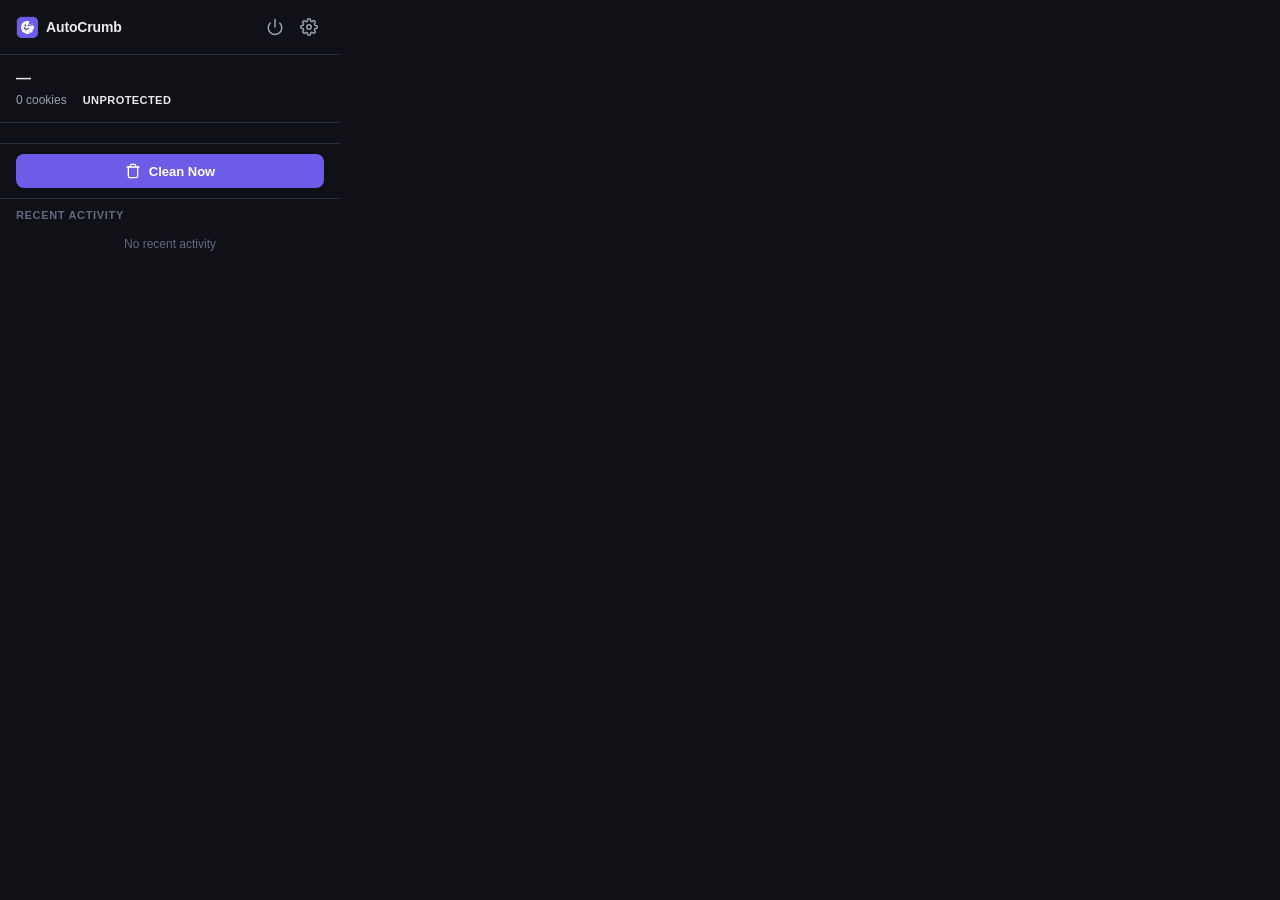
<file: popup/popup.html>
<!DOCTYPE html>
<html lang="en">
<head>
  <meta charset="UTF-8">
  <meta name="viewport" content="width=device-width, initial-scale=1.0">
  <link rel="stylesheet" href="popup.css">
  <title>AutoCrumb</title>
</head>
<body>
  <div class="popup">
    <!-- Header -->
    <header class="header">
      <div class="header-left">
        <img src="../icons/icon32.png" alt="" class="logo">
        <span class="title">AutoCrumb</span>
      </div>
      <div class="header-right">
        <button id="btn-toggle" class="btn-icon" title="Toggle on/off">
          <svg class="icon-power" viewBox="0 0 24 24" width="18" height="18" fill="none" stroke="currentColor" stroke-width="2" stroke-linecap="round" stroke-linejoin="round">
            <path d="M18.36 6.64a9 9 0 1 1-12.73 0"/>
            <line x1="12" y1="2" x2="12" y2="12"/>
          </svg>
        </button>
        <button id="btn-settings" class="btn-icon" title="Settings">
          <svg viewBox="0 0 24 24" width="18" height="18" fill="none" stroke="currentColor" stroke-width="2" stroke-linecap="round" stroke-linejoin="round">
            <circle cx="12" cy="12" r="3"/>
            <path d="M19.4 15a1.65 1.65 0 0 0 .33 1.82l.06.06a2 2 0 0 1-2.83 2.83l-.06-.06a1.65 1.65 0 0 0-1.82-.33 1.65 1.65 0 0 0-1 1.51V21a2 2 0 0 1-4 0v-.09A1.65 1.65 0 0 0 9 19.4a1.65 1.65 0 0 0-1.82.33l-.06.06a2 2 0 0 1-2.83-2.83l.06-.06A1.65 1.65 0 0 0 4.68 15a1.65 1.65 0 0 0-1.51-1H3a2 2 0 0 1 0-4h.09A1.65 1.65 0 0 0 4.6 9a1.65 1.65 0 0 0-.33-1.82l-.06-.06a2 2 0 0 1 2.83-2.83l.06.06A1.65 1.65 0 0 0 9 4.68a1.65 1.65 0 0 0 1-1.51V3a2 2 0 0 1 4 0v.09a1.65 1.65 0 0 0 1 1.51 1.65 1.65 0 0 0 1.82-.33l.06-.06a2 2 0 0 1 2.83 2.83l-.06.06A1.65 1.65 0 0 0 19.4 9a1.65 1.65 0 0 0 1.51 1H21a2 2 0 0 1 0 4h-.09a1.65 1.65 0 0 0-1.51 1z"/>
          </svg>
        </button>
      </div>
    </header>

    <!-- Disabled banner -->
    <div id="disabled-banner" class="banner banner-warning hidden">
      AutoCrumb is disabled
    </div>

    <!-- Current site info -->
    <section class="site-info">
      <div class="site-domain" id="site-domain">—</div>
      <div class="site-meta">
        <span class="cookie-count"><span id="cookie-count">0</span> cookies</span>
        <span class="list-badge" id="list-badge">unprotected</span>
      </div>
    </section>

    <!-- Quick actions -->
    <section class="quick-actions">
      <div class="action-group" id="suggestions-container">
        <!-- Dynamically populated with whitelist/greylist buttons -->
      </div>
    </section>

    <!-- Matched expression -->
    <section id="matched-section" class="matched-section hidden">
      <div class="matched-label">Matched rule:</div>
      <div class="matched-expression">
        <code id="matched-pattern"></code>
        <button id="btn-remove-match" class="btn-text btn-danger" title="Remove rule">remove</button>
      </div>
    </section>

    <!-- Clean button -->
    <section class="clean-section">
      <button id="btn-clean" class="btn-primary">
        <svg viewBox="0 0 24 24" width="16" height="16" fill="none" stroke="currentColor" stroke-width="2" stroke-linecap="round" stroke-linejoin="round">
          <polyline points="3 6 5 6 21 6"/>
          <path d="M19 6v14a2 2 0 0 1-2 2H7a2 2 0 0 1-2-2V6m3 0V4a2 2 0 0 1 2-2h4a2 2 0 0 1 2 2v2"/>
        </svg>
        Clean Now
      </button>
    </section>

    <!-- Activity log -->
    <section class="activity-section">
      <div class="activity-header">Recent activity</div>
      <div id="activity-log" class="activity-log">
        <div class="activity-empty">No recent activity</div>
      </div>
    </section>
  </div>

  <script src="popup.js" type="module"></script>
</body>
</html>
</file>
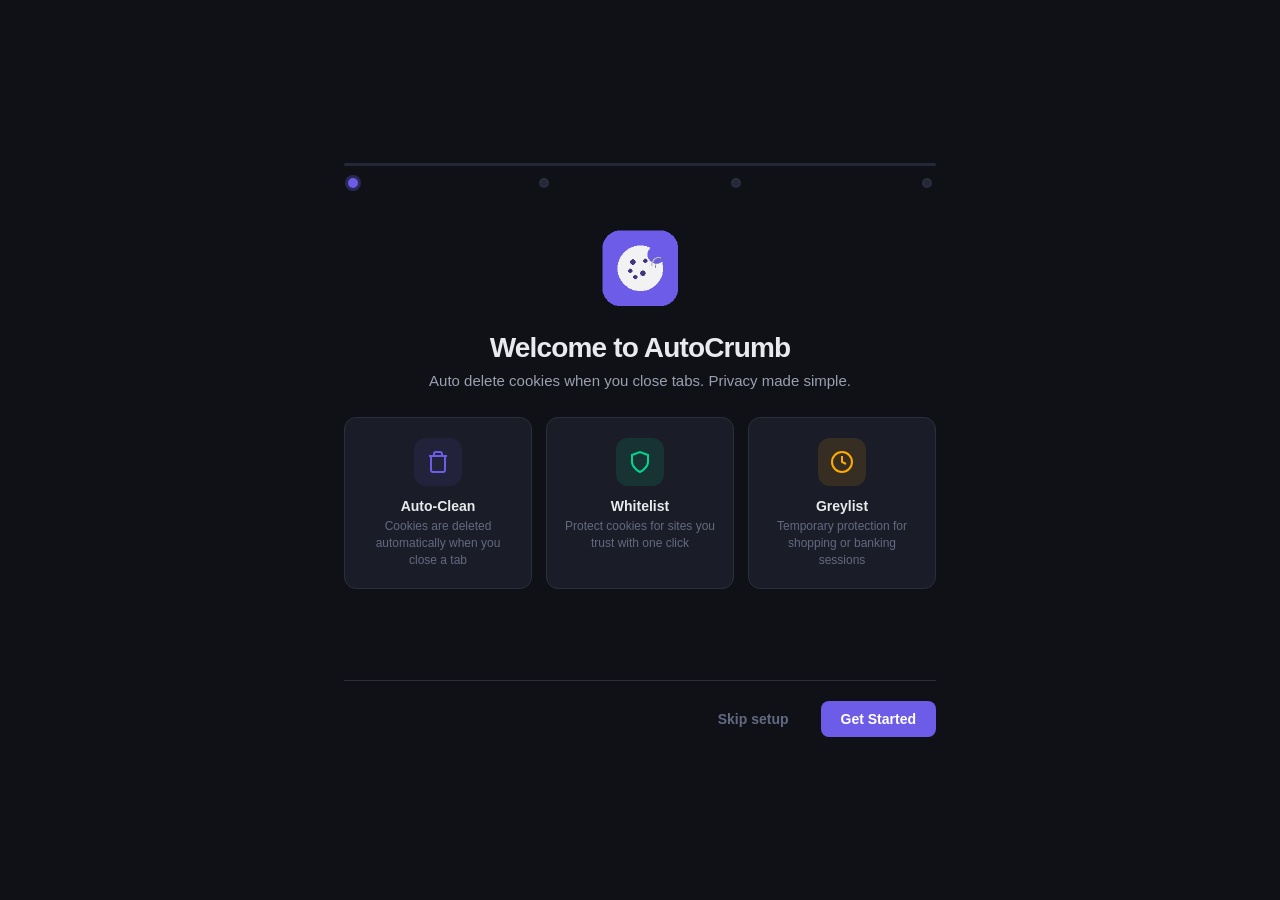
<file: welcome/welcome.html>
<!DOCTYPE html>
<html lang="en">
<head>
  <meta charset="UTF-8">
  <meta name="viewport" content="width=device-width, initial-scale=1.0">
  <link rel="stylesheet" href="welcome.css">
  <title>Welcome to AutoCrumb</title>
</head>
<body>
  <div class="welcome">
    <!-- Progress bar -->
    <div class="progress-bar">
      <div class="progress-track">
        <div class="progress-fill" id="progress-fill"></div>
      </div>
      <div class="progress-steps">
        <button class="step-dot active" data-step="0"></button>
        <button class="step-dot" data-step="1"></button>
        <button class="step-dot" data-step="2"></button>
        <button class="step-dot" data-step="3"></button>
      </div>
    </div>

    <!-- Steps container -->
    <div class="steps-container">

      <!-- Step 0: Welcome -->
      <section class="step active" data-step="0">
        <div class="step-icon">
          <img src="../icons/icon128.png" alt="AutoCrumb" width="80" height="80" style="border-radius: 20px;">
        </div>
        <h1>Welcome to AutoCrumb</h1>
        <p class="step-desc">Auto delete cookies when you close tabs. Privacy made simple.</p>

        <div class="features-grid">
          <div class="feature-card">
            <div class="feature-icon feature-icon--purple">
              <svg viewBox="0 0 24 24" width="24" height="24" fill="none" stroke="currentColor" stroke-width="2"><polyline points="3 6 5 6 21 6"/><path d="M19 6v14a2 2 0 0 1-2 2H7a2 2 0 0 1-2-2V6m3 0V4a2 2 0 0 1 2-2h4a2 2 0 0 1 2 2v2"/></svg>
            </div>
            <h3>Auto-Clean</h3>
            <p>Cookies are deleted automatically when you close a tab</p>
          </div>
          <div class="feature-card">
            <div class="feature-icon feature-icon--green">
              <svg viewBox="0 0 24 24" width="24" height="24" fill="none" stroke="currentColor" stroke-width="2"><path d="M12 22s8-4 8-10V5l-8-3-8 3v7c0 6 8 10 8 10z"/></svg>
            </div>
            <h3>Whitelist</h3>
            <p>Protect cookies for sites you trust with one click</p>
          </div>
          <div class="feature-card">
            <div class="feature-icon feature-icon--yellow">
              <svg viewBox="0 0 24 24" width="24" height="24" fill="none" stroke="currentColor" stroke-width="2"><circle cx="12" cy="12" r="10"/><polyline points="12 6 12 12 16 14"/></svg>
            </div>
            <h3>Greylist</h3>
            <p>Temporary protection for shopping or banking sessions</p>
          </div>
        </div>
      </section>

      <!-- Step 1: Quick setup -->
      <section class="step" data-step="1">
        <div class="step-icon-small">
          <svg viewBox="0 0 24 24" width="48" height="48" fill="none" stroke="currentColor" stroke-width="1.5" stroke-linecap="round" stroke-linejoin="round">
            <path d="M12 22s8-4 8-10V5l-8-3-8 3v7c0 6 8 10 8 10z" stroke="#00d68f"/>
          </svg>
        </div>
        <h1>Protect Your Essential Sites</h1>
        <p class="step-desc">Add sites you always want to stay logged into. You can change these anytime in settings.</p>

        <div class="quick-add-list">
          <label class="quick-add-item">
            <input type="checkbox" class="quick-add-check" data-domain="*.google.com" checked>
            <span class="quick-add-domain">*.google.com</span>
            <span class="quick-add-hint">Gmail, Drive, YouTube</span>
          </label>
          <label class="quick-add-item">
            <input type="checkbox" class="quick-add-check" data-domain="*.github.com" checked>
            <span class="quick-add-domain">*.github.com</span>
            <span class="quick-add-hint">Stay signed in</span>
          </label>
          <label class="quick-add-item">
            <input type="checkbox" class="quick-add-check" data-domain="*.microsoft.com">
            <span class="quick-add-domain">*.microsoft.com</span>
            <span class="quick-add-hint">Outlook, Office, Teams</span>
          </label>
          <label class="quick-add-item">
            <input type="checkbox" class="quick-add-check" data-domain="*.amazon.com">
            <span class="quick-add-domain">*.amazon.com</span>
            <span class="quick-add-hint">Shopping cart, orders</span>
          </label>
          <label class="quick-add-item">
            <input type="checkbox" class="quick-add-check" data-domain="*.reddit.com">
            <span class="quick-add-domain">*.reddit.com</span>
            <span class="quick-add-hint">Stay signed in</span>
          </label>
          <label class="quick-add-item">
            <input type="checkbox" class="quick-add-check" data-domain="*.twitter.com">
            <span class="quick-add-domain">*.twitter.com</span>
            <span class="quick-add-hint">Stay signed in</span>
          </label>
        </div>

        <div class="custom-add">
          <input type="text" id="custom-domain" class="input" placeholder="Add another domain (e.g. mybank.com)">
          <button id="btn-custom-add" class="btn btn-secondary">Add</button>
        </div>
      </section>

      <!-- Step 2: How it works -->
      <section class="step" data-step="2">
        <div class="step-icon-small">
          <svg viewBox="0 0 24 24" width="48" height="48" fill="none" stroke="#6c5ce7" stroke-width="1.5" stroke-linecap="round" stroke-linejoin="round">
            <circle cx="12" cy="12" r="10"/>
            <path d="M9.09 9a3 3 0 0 1 5.83 1c0 2-3 3-3 3"/>
            <line x1="12" y1="17" x2="12.01" y2="17"/>
          </svg>
        </div>
        <h1>How AutoCrumb Works</h1>
        <p class="step-desc">Simple, automatic, and respectful of your workflow.</p>

        <div class="how-it-works">
          <div class="how-step">
            <div class="how-number">1</div>
            <div class="how-content">
              <h3>Browse normally</h3>
              <p>While a tab is open, its cookies are safe. No interruptions.</p>
            </div>
          </div>
          <div class="how-step">
            <div class="how-number">2</div>
            <div class="how-content">
              <h3>Close a tab</h3>
              <p>AutoCrumb waits 15 seconds (configurable), then checks if any other tab uses the same domain.</p>
            </div>
          </div>
          <div class="how-step">
            <div class="how-number">3</div>
            <div class="how-content">
              <h3>Cookies cleaned</h3>
              <p>If no tab is open for that domain and it's not whitelisted, cookies are deleted. A badge shows the count.</p>
            </div>
          </div>
        </div>

        <div class="tip-box">
          <strong>Pro tip:</strong> Right-click any page to quickly whitelist or greylist it. Or use <kbd>Alt+Shift+W</kbd> to whitelist instantly.
        </div>
      </section>

      <!-- Step 3: Ready -->
      <section class="step" data-step="3">
        <div class="step-icon-small">
          <svg viewBox="0 0 24 24" width="48" height="48" fill="none" stroke="#00d68f" stroke-width="2" stroke-linecap="round" stroke-linejoin="round">
            <path d="M22 11.08V12a10 10 0 1 1-5.93-9.14"/>
            <polyline points="22 4 12 14.01 9 11.01"/>
          </svg>
        </div>
        <h1>You're All Set!</h1>
        <p class="step-desc">AutoCrumb is now active and protecting your privacy.</p>

        <div class="ready-cards">
          <div class="ready-card">
            <div class="ready-icon">
              <svg viewBox="0 0 24 24" width="20" height="20" fill="none" stroke="currentColor" stroke-width="2"><circle cx="12" cy="12" r="3"/><path d="M19.4 15a1.65 1.65 0 0 0 .33 1.82l.06.06a2 2 0 0 1-2.83 2.83l-.06-.06a1.65 1.65 0 0 0-1.82-.33 1.65 1.65 0 0 0-1 1.51V21a2 2 0 0 1-4 0v-.09A1.65 1.65 0 0 0 9 19.4a1.65 1.65 0 0 0-1.82.33l-.06.06a2 2 0 0 1-2.83-2.83l.06-.06A1.65 1.65 0 0 0 4.68 15a1.65 1.65 0 0 0-1.51-1H3a2 2 0 0 1 0-4h.09A1.65 1.65 0 0 0 4.6 9a1.65 1.65 0 0 0-.33-1.82l-.06-.06a2 2 0 0 1 2.83-2.83l.06.06A1.65 1.65 0 0 0 9 4.68a1.65 1.65 0 0 0 1-1.51V3a2 2 0 0 1 4 0v.09a1.65 1.65 0 0 0 1 1.51 1.65 1.65 0 0 0 1.82-.33l.06-.06a2 2 0 0 1 2.83 2.83l-.06.06A1.65 1.65 0 0 0 19.4 9a1.65 1.65 0 0 0 1.51 1H21a2 2 0 0 1 0 4h-.09a1.65 1.65 0 0 0-1.51 1z"/></svg>
            </div>
            <span>Customize settings</span>
          </div>
          <div class="ready-card">
            <div class="ready-icon">
              <svg viewBox="0 0 24 24" width="20" height="20" fill="none" stroke="currentColor" stroke-width="2"><path d="M18 8A6 6 0 0 0 6 8c0 7-3 9-3 9h18s-3-2-3-9"/><path d="M13.73 21a2 2 0 0 1-3.46 0"/></svg>
            </div>
            <span>Badge shows cookie count</span>
          </div>
          <div class="ready-card">
            <div class="ready-icon">
              <svg viewBox="0 0 24 24" width="20" height="20" fill="none" stroke="currentColor" stroke-width="2"><polyline points="3 6 5 6 21 6"/><path d="M19 6v14a2 2 0 0 1-2 2H7a2 2 0 0 1-2-2V6m3 0V4a2 2 0 0 1 2-2h4a2 2 0 0 1 2 2v2"/></svg>
            </div>
            <span>Click the icon to clean manually</span>
          </div>
        </div>

        <p class="migrating-note">
          <strong>Migrating from Cookie AutoDelete?</strong><br>
          Go to Settings &rarr; Import / Export to import your rules.
        </p>
      </section>

    </div>

    <!-- Navigation -->
    <div class="nav-buttons">
      <button id="btn-back" class="btn btn-secondary hidden">Back</button>
      <div class="spacer"></div>
      <button id="btn-skip" class="btn btn-text">Skip setup</button>
      <button id="btn-next" class="btn btn-primary">Get Started</button>
    </div>
  </div>

  <script src="welcome.js" type="module"></script>
</body>
</html>
</file>
<file: options/options.css>
/* AutoCrumb Options — Professional dashboard aesthetic */

:root {
  --bg-primary: #0f1117;
  --bg-secondary: #1a1d27;
  --bg-tertiary: #242836;
  --bg-hover: #2a2f3e;
  --text-primary: #e8eaed;
  --text-secondary: #9aa0b0;
  --text-muted: #636981;
  --border: #2a2f3e;
  --accent: #6c5ce7;
  --accent-hover: #7c6ef7;
  --accent-bg: rgba(108, 92, 231, 0.1);
  --green: #00d68f;
  --green-bg: rgba(0, 214, 143, 0.12);
  --yellow: #ffaa00;
  --yellow-bg: rgba(255, 170, 0, 0.12);
  --red: #ff6b6b;
  --red-bg: rgba(255, 107, 107, 0.12);
  --radius: 10px;
  --radius-sm: 6px;
  --transition: 150ms ease;
  --sidebar-width: 220px;
}

* { margin: 0; padding: 0; box-sizing: border-box; }

body {
  font-family: -apple-system, BlinkMacSystemFont, 'Segoe UI', Roboto, sans-serif;
  font-size: 14px;
  background: var(--bg-primary);
  color: var(--text-primary);
  line-height: 1.5;
}

/* ─── Layout ────────────────────────────────────────────────────────── */

.app {
  display: flex;
  min-height: 100vh;
}

.sidebar {
  width: var(--sidebar-width);
  background: var(--bg-secondary);
  border-right: 1px solid var(--border);
  padding: 20px 0;
  position: fixed;
  top: 0;
  left: 0;
  bottom: 0;
  overflow-y: auto;
}

.sidebar-brand {
  display: flex;
  align-items: center;
  gap: 10px;
  padding: 0 20px 20px;
  border-bottom: 1px solid var(--border);
  margin-bottom: 12px;
}

.sidebar-logo {
  width: 28px;
  height: 28px;
  border-radius: 6px;
}

.sidebar-title {
  font-size: 16px;
  font-weight: 700;
  letter-spacing: -0.02em;
}

.sidebar-nav {
  list-style: none;
  padding: 0 8px;
}

.nav-link {
  display: block;
  padding: 9px 14px;
  color: var(--text-secondary);
  text-decoration: none;
  border-radius: var(--radius-sm);
  font-size: 13.5px;
  font-weight: 500;
  transition: all var(--transition);
  margin-bottom: 2px;
}

.nav-link:hover {
  color: var(--text-primary);
  background: var(--bg-hover);
}

.nav-link.active {
  color: var(--text-primary);
  background: var(--accent-bg);
  font-weight: 600;
}

.content {
  flex: 1;
  margin-left: var(--sidebar-width);
  padding: 32px 40px;
  max-width: 800px;
}

/* ─── Tab Panels ────────────────────────────────────────────────────── */

.tab-panel { display: none; }
.tab-panel.active { display: block; }

h1 {
  font-size: 24px;
  font-weight: 700;
  margin-bottom: 4px;
  letter-spacing: -0.02em;
}

.subtitle {
  color: var(--text-secondary);
  font-size: 14px;
  margin-bottom: 24px;
}

/* ─── Cards ─────────────────────────────────────────────────────────── */

.card {
  background: var(--bg-secondary);
  border: 1px solid var(--border);
  border-radius: var(--radius);
  padding: 20px;
  margin-bottom: 16px;
}

.card h2 {
  font-size: 15px;
  font-weight: 600;
  margin-bottom: 12px;
}

.card-header {
  display: flex;
  align-items: center;
  justify-content: space-between;
  margin-bottom: 12px;
}

.card-header h2 { margin-bottom: 0; }

.card-desc {
  color: var(--text-secondary);
  font-size: 13px;
  margin-bottom: 14px;
}

.card-body.no-padding { margin: -20px; margin-top: 0; }

/* ─── Forms ─────────────────────────────────────────────────────────── */

.input {
  background: var(--bg-tertiary);
  border: 1px solid var(--border);
  color: var(--text-primary);
  padding: 8px 12px;
  border-radius: var(--radius-sm);
  font-size: 13px;
  font-family: inherit;
  outline: none;
  transition: border-color var(--transition);
}

.input:focus { border-color: var(--accent); }
.input-sm { padding: 6px 10px; font-size: 12px; }
.input-number { width: 70px; text-align: center; }

.select {
  background: var(--bg-tertiary);
  border: 1px solid var(--border);
  color: var(--text-primary);
  padding: 8px 12px;
  border-radius: var(--radius-sm);
  font-size: 13px;
  font-family: inherit;
  outline: none;
  cursor: pointer;
}

.add-expression-form {
  display: flex;
  gap: 8px;
}

.add-expression-form .input { flex: 1; }

/* ─── Buttons ───────────────────────────────────────────────────────── */

.btn {
  display: inline-flex;
  align-items: center;
  gap: 6px;
  padding: 8px 16px;
  border: none;
  border-radius: var(--radius-sm);
  font-size: 13px;
  font-weight: 600;
  cursor: pointer;
  transition: all var(--transition);
  font-family: inherit;
}

.btn-primary {
  background: var(--accent);
  color: white;
}
.btn-primary:hover { background: var(--accent-hover); }

.btn-secondary {
  background: var(--bg-tertiary);
  color: var(--text-primary);
  border: 1px solid var(--border);
}
.btn-secondary:hover { background: var(--bg-hover); }

.btn-danger {
  background: var(--red-bg);
  color: var(--red);
}
.btn-danger:hover { background: rgba(255, 107, 107, 0.22); }

.btn-sm-block {
  margin-top: 12px;
  width: 100%;
  justify-content: center;
}

/* ─── Table ─────────────────────────────────────────────────────────── */

.table {
  width: 100%;
  border-collapse: collapse;
  font-size: 13px;
}

.table th {
  text-align: left;
  padding: 10px 16px;
  font-size: 11px;
  font-weight: 600;
  text-transform: uppercase;
  letter-spacing: 0.06em;
  color: var(--text-muted);
  border-bottom: 1px solid var(--border);
  background: var(--bg-tertiary);
}

.table td {
  padding: 10px 16px;
  border-bottom: 1px solid var(--border);
}

.table code {
  font-family: 'SF Mono', 'Fira Code', 'Consolas', monospace;
  font-size: 12.5px;
  color: var(--accent);
}

.table .text-muted { color: var(--text-muted); font-size: 12px; }

.empty-row td {
  text-align: center;
  color: var(--text-muted);
  padding: 24px 16px;
}

.btn-remove {
  background: none;
  border: none;
  color: var(--text-muted);
  cursor: pointer;
  padding: 4px;
  border-radius: 4px;
  display: flex;
  transition: all var(--transition);
}
.btn-remove:hover { color: var(--red); background: var(--red-bg); }

.badge {
  font-size: 11px;
  font-weight: 600;
  padding: 2px 8px;
  border-radius: 10px;
  text-transform: uppercase;
  letter-spacing: 0.03em;
}
.badge-green { background: var(--green-bg); color: var(--green); }
.badge-yellow { background: var(--yellow-bg); color: var(--yellow); }

/* ─── Toggle Switch ─────────────────────────────────────────────────── */

.setting-row {
  display: flex;
  align-items: center;
  justify-content: space-between;
  padding: 12px 0;
  border-bottom: 1px solid var(--border);
}

.setting-row:last-child { border-bottom: none; }

.setting-info { flex: 1; margin-right: 16px; }
.setting-label { font-weight: 500; }
.setting-desc { font-size: 12px; color: var(--text-muted); margin-top: 2px; }

.setting-control {
  display: flex;
  align-items: center;
  gap: 6px;
}
.setting-unit { font-size: 12px; color: var(--text-muted); }

.toggle {
  position: relative;
  display: inline-block;
  width: 42px;
  height: 24px;
  flex-shrink: 0;
}

.toggle input { opacity: 0; width: 0; height: 0; }

.toggle-slider {
  position: absolute;
  cursor: pointer;
  top: 0; left: 0; right: 0; bottom: 0;
  background: var(--bg-tertiary);
  border: 1px solid var(--border);
  border-radius: 24px;
  transition: all var(--transition);
}

.toggle-slider::before {
  content: '';
  position: absolute;
  width: 18px;
  height: 18px;
  left: 2px;
  bottom: 2px;
  background: var(--text-muted);
  border-radius: 50%;
  transition: all var(--transition);
}

.toggle input:checked + .toggle-slider {
  background: var(--accent);
  border-color: var(--accent);
}

.toggle input:checked + .toggle-slider::before {
  background: white;
  transform: translateX(18px);
}

/* ─── Import/Export ─────────────────────────────────────────────────── */

.import-area {
  display: flex;
  align-items: center;
  gap: 12px;
}

.input-file { display: none; }

.import-status {
  font-size: 13px;
  color: var(--text-secondary);
}
.import-status.success { color: var(--green); }
.import-status.error { color: var(--red); }

/* ─── Statistics ────────────────────────────────────────────────────── */

.stats-grid {
  display: grid;
  grid-template-columns: repeat(4, 1fr);
  gap: 12px;
  margin-bottom: 16px;
}

.stat-card {
  background: var(--bg-secondary);
  border: 1px solid var(--border);
  border-radius: var(--radius);
  padding: 16px;
  text-align: center;
}

.stat-value {
  font-size: 28px;
  font-weight: 700;
  color: var(--accent);
  letter-spacing: -0.02em;
}

.stat-label {
  font-size: 12px;
  color: var(--text-muted);
  margin-top: 4px;
}

.empty-state {
  color: var(--text-muted);
  text-align: center;
  padding: 16px;
  font-size: 13px;
}

.domain-row {
  display: flex;
  align-items: center;
  gap: 12px;
  padding: 6px 0;
}

.domain-name {
  width: 180px;
  font-size: 13px;
  font-family: 'SF Mono', 'Fira Code', 'Consolas', monospace;
  color: var(--text-secondary);
  overflow: hidden;
  text-overflow: ellipsis;
  white-space: nowrap;
}

.domain-bar-container {
  flex: 1;
  height: 6px;
  background: var(--bg-tertiary);
  border-radius: 3px;
  overflow: hidden;
}

.domain-bar {
  height: 100%;
  background: var(--accent);
  border-radius: 3px;
  transition: width 0.3s ease;
}

.domain-count {
  font-size: 12px;
  color: var(--text-muted);
  min-width: 40px;
  text-align: right;
}

/* ─── Activity Log (full) ───────────────────────────────────────────── */

.activity-log-full {
  max-height: 300px;
  overflow-y: auto;
}

.log-entry {
  display: flex;
  align-items: center;
  gap: 10px;
  padding: 8px 0;
  border-bottom: 1px solid var(--border);
  font-size: 13px;
}

.log-entry:last-child { border-bottom: none; }

.log-type {
  font-size: 10px;
  font-weight: 700;
  text-transform: uppercase;
  padding: 2px 6px;
  border-radius: 4px;
  flex-shrink: 0;
}

.log-type--auto_clean { background: var(--accent-bg); color: var(--accent); }
.log-type--manual_clean { background: var(--red-bg); color: var(--red); }
.log-type--startup_clean { background: var(--yellow-bg); color: var(--yellow); }

.log-text { flex: 1; color: var(--text-secondary); }
.log-time { color: var(--text-muted); font-size: 12px; flex-shrink: 0; }

/* ─── About ─────────────────────────────────────────────────────────── */

.about-card { text-align: center; }

.about-logo {
  margin-bottom: 12px;
}

.about-logo img {
  border-radius: 16px;
}

.about-version {
  color: var(--text-muted);
  font-size: 13px;
  margin-bottom: 12px;
}

.about-desc {
  color: var(--text-secondary);
  font-size: 14px;
  margin-bottom: 8px;
  max-width: 500px;
  margin-left: auto;
  margin-right: auto;
}

.about-links {
  margin-top: 24px;
  text-align: left;
  max-width: 400px;
  margin-left: auto;
  margin-right: auto;
}

.about-links h3 {
  font-size: 13px;
  font-weight: 600;
  margin-bottom: 10px;
  color: var(--text-muted);
  text-transform: uppercase;
  letter-spacing: 0.05em;
}

.shortcut-row {
  display: flex;
  align-items: center;
  justify-content: space-between;
  padding: 6px 0;
}

kbd {
  background: var(--bg-tertiary);
  border: 1px solid var(--border);
  border-radius: 4px;
  padding: 2px 8px;
  font-size: 12px;
  font-family: 'SF Mono', 'Fira Code', 'Consolas', monospace;
  color: var(--text-primary);
}

.shortcut-row span {
  color: var(--text-secondary);
  font-size: 13px;
}
</file>
<file: popup/popup.css>
/* AutoCrumb Popup — Clean, modern, privacy-first aesthetic */

:root {
  --bg-primary: #0f1117;
  --bg-secondary: #1a1d27;
  --bg-tertiary: #242836;
  --bg-hover: #2a2f3e;
  --text-primary: #e8eaed;
  --text-secondary: #9aa0b0;
  --text-muted: #636981;
  --border: #2a2f3e;
  --accent: #6c5ce7;
  --accent-hover: #7c6ef7;
  --green: #00d68f;
  --green-bg: rgba(0, 214, 143, 0.12);
  --yellow: #ffaa00;
  --yellow-bg: rgba(255, 170, 0, 0.12);
  --red: #ff6b6b;
  --red-bg: rgba(255, 107, 107, 0.12);
  --radius: 8px;
  --radius-sm: 6px;
  --transition: 150ms ease;
}

* {
  margin: 0;
  padding: 0;
  box-sizing: border-box;
}

body {
  font-family: -apple-system, BlinkMacSystemFont, 'Segoe UI', Roboto, sans-serif;
  font-size: 13px;
  background: var(--bg-primary);
  color: var(--text-primary);
  width: 340px;
  min-height: 200px;
  overflow: hidden;
}

.popup {
  display: flex;
  flex-direction: column;
}

.hidden { display: none !important; }

/* ─── Header ────────────────────────────────────────────────────────── */

.header {
  display: flex;
  align-items: center;
  justify-content: space-between;
  padding: 12px 16px;
  border-bottom: 1px solid var(--border);
}

.header-left {
  display: flex;
  align-items: center;
  gap: 8px;
}

.logo {
  width: 22px;
  height: 22px;
  border-radius: 4px;
}

.title {
  font-size: 14px;
  font-weight: 600;
  letter-spacing: -0.01em;
}

.header-right {
  display: flex;
  align-items: center;
  gap: 4px;
}

.btn-icon {
  background: transparent;
  border: none;
  color: var(--text-secondary);
  cursor: pointer;
  padding: 6px;
  border-radius: var(--radius-sm);
  display: flex;
  align-items: center;
  justify-content: center;
  transition: all var(--transition);
}

.btn-icon:hover {
  background: var(--bg-hover);
  color: var(--text-primary);
}

.btn-icon.on .icon-power {
  color: var(--green);
}

.btn-icon.off .icon-power {
  color: var(--red);
}

/* ─── Banners ───────────────────────────────────────────────────────── */

.banner {
  padding: 8px 16px;
  font-size: 12px;
  font-weight: 500;
  text-align: center;
}

.banner-warning {
  background: var(--red-bg);
  color: var(--red);
}

/* ─── Site Info ─────────────────────────────────────────────────────── */

.site-info {
  padding: 14px 16px;
  border-bottom: 1px solid var(--border);
}

.site-domain {
  font-size: 15px;
  font-weight: 600;
  margin-bottom: 6px;
  word-break: break-all;
}

.site-meta {
  display: flex;
  align-items: center;
  gap: 8px;
}

.cookie-count {
  font-size: 12px;
  color: var(--text-secondary);
}

.list-badge {
  font-size: 11px;
  font-weight: 600;
  text-transform: uppercase;
  letter-spacing: 0.04em;
  padding: 2px 8px;
  border-radius: 10px;
}

.list-badge--none {
  background: var(--red-bg);
  color: var(--red);
}

.list-badge--whitelist {
  background: var(--green-bg);
  color: var(--green);
}

.list-badge--greylist {
  background: var(--yellow-bg);
  color: var(--yellow);
}

/* ─── Quick Actions ─────────────────────────────────────────────────── */

.quick-actions {
  padding: 10px 16px;
  border-bottom: 1px solid var(--border);
}

.suggestion-row {
  display: flex;
  align-items: center;
  gap: 8px;
  padding: 4px 0;
}

.suggestion-label {
  flex: 1;
  font-size: 12px;
  color: var(--text-secondary);
  font-family: 'SF Mono', 'Fira Code', 'Consolas', monospace;
  min-width: 0;
  overflow: hidden;
  text-overflow: ellipsis;
  white-space: nowrap;
}

.btn-sm {
  font-size: 11px;
  font-weight: 500;
  padding: 3px 8px;
  border-radius: var(--radius-sm);
  border: none;
  cursor: pointer;
  transition: all var(--transition);
  white-space: nowrap;
}

.btn-whitelist {
  background: var(--green-bg);
  color: var(--green);
}

.btn-whitelist:hover {
  background: rgba(0, 214, 143, 0.22);
}

.btn-greylist {
  background: var(--yellow-bg);
  color: var(--yellow);
}

.btn-greylist:hover {
  background: rgba(255, 170, 0, 0.22);
}

/* ─── Matched Expression ────────────────────────────────────────────── */

.matched-section {
  padding: 8px 16px;
  border-bottom: 1px solid var(--border);
  background: var(--bg-secondary);
}

.matched-label {
  font-size: 11px;
  color: var(--text-muted);
  margin-bottom: 4px;
}

.matched-expression {
  display: flex;
  align-items: center;
  justify-content: space-between;
  gap: 8px;
}

.matched-expression code {
  font-family: 'SF Mono', 'Fira Code', 'Consolas', monospace;
  font-size: 12px;
  color: var(--accent);
}

.btn-text {
  background: none;
  border: none;
  cursor: pointer;
  font-size: 11px;
  transition: all var(--transition);
}

.btn-danger {
  color: var(--text-muted);
}

.btn-danger:hover {
  color: var(--red);
}

/* ─── Clean Button ──────────────────────────────────────────────────── */

.clean-section {
  padding: 10px 16px;
  border-bottom: 1px solid var(--border);
}

.btn-primary {
  width: 100%;
  display: flex;
  align-items: center;
  justify-content: center;
  gap: 8px;
  padding: 9px 16px;
  background: var(--accent);
  color: white;
  border: none;
  border-radius: var(--radius);
  font-size: 13px;
  font-weight: 600;
  cursor: pointer;
  transition: all var(--transition);
}

.btn-primary:hover {
  background: var(--accent-hover);
}

.btn-primary:disabled {
  opacity: 0.6;
  cursor: not-allowed;
}

.btn-primary svg {
  flex-shrink: 0;
}

/* ─── Activity Log ──────────────────────────────────────────────────── */

.activity-section {
  padding: 10px 16px 12px;
}

.activity-header {
  font-size: 11px;
  font-weight: 600;
  text-transform: uppercase;
  letter-spacing: 0.06em;
  color: var(--text-muted);
  margin-bottom: 8px;
}

.activity-log {
  display: flex;
  flex-direction: column;
  gap: 4px;
}

.activity-empty {
  font-size: 12px;
  color: var(--text-muted);
  text-align: center;
  padding: 8px 0;
}

.activity-item {
  display: flex;
  align-items: center;
  gap: 8px;
  padding: 5px 8px;
  border-radius: var(--radius-sm);
  background: var(--bg-secondary);
}

.activity-icon {
  width: 20px;
  height: 20px;
  border-radius: 50%;
  display: flex;
  align-items: center;
  justify-content: center;
  font-size: 10px;
  font-weight: 700;
  flex-shrink: 0;
}

.activity-icon--auto_clean {
  background: var(--accent);
  background: rgba(108, 92, 231, 0.2);
  color: var(--accent);
}

.activity-icon--manual_clean {
  background: var(--red-bg);
  color: var(--red);
}

.activity-icon--startup_clean {
  background: var(--yellow-bg);
  color: var(--yellow);
}

.activity-text {
  flex: 1;
  font-size: 12px;
  color: var(--text-secondary);
  overflow: hidden;
  text-overflow: ellipsis;
  white-space: nowrap;
}

.activity-time {
  font-size: 11px;
  color: var(--text-muted);
  flex-shrink: 0;
}
</file>
<file: welcome/welcome.css>
/* AutoCrumb Welcome — Premium onboarding experience */

:root {
  --bg-primary: #0f1117;
  --bg-secondary: #1a1d27;
  --bg-tertiary: #242836;
  --bg-hover: #2a2f3e;
  --text-primary: #e8eaed;
  --text-secondary: #9aa0b0;
  --text-muted: #636981;
  --border: #2a2f3e;
  --accent: #6c5ce7;
  --accent-hover: #7c6ef7;
  --accent-bg: rgba(108, 92, 231, 0.1);
  --green: #00d68f;
  --green-bg: rgba(0, 214, 143, 0.12);
  --yellow: #ffaa00;
  --yellow-bg: rgba(255, 170, 0, 0.12);
  --red: #ff6b6b;
  --radius: 12px;
  --radius-sm: 8px;
  --transition: 200ms ease;
}

* { margin: 0; padding: 0; box-sizing: border-box; }

body {
  font-family: -apple-system, BlinkMacSystemFont, 'Segoe UI', Roboto, sans-serif;
  background: var(--bg-primary);
  color: var(--text-primary);
  min-height: 100vh;
  display: flex;
  align-items: center;
  justify-content: center;
}

.welcome {
  width: 100%;
  max-width: 640px;
  margin: 40px auto;
  padding: 0 24px;
}

/* ─── Progress Bar ──────────────────────────────────────────────────── */

.progress-bar {
  margin-bottom: 40px;
}

.progress-track {
  height: 3px;
  background: var(--bg-tertiary);
  border-radius: 2px;
  overflow: hidden;
  margin-bottom: 12px;
}

.progress-fill {
  height: 100%;
  background: var(--accent);
  border-radius: 2px;
  transition: width 0.4s ease;
  width: 0%;
}

.progress-steps {
  display: flex;
  justify-content: space-between;
  padding: 0 4px;
}

.step-dot {
  width: 10px;
  height: 10px;
  border-radius: 50%;
  background: var(--bg-tertiary);
  border: 2px solid var(--border);
  cursor: pointer;
  transition: all var(--transition);
  padding: 0;
}

.step-dot.active {
  background: var(--accent);
  border-color: var(--accent);
}

.step-dot.current {
  box-shadow: 0 0 0 3px rgba(108, 92, 231, 0.3);
}

/* ─── Steps ─────────────────────────────────────────────────────────── */

.steps-container {
  min-height: 420px;
}

.step {
  display: none;
  animation: fadeIn 0.3s ease;
}

.step.active { display: block; }

@keyframes fadeIn {
  from { opacity: 0; transform: translateY(8px); }
  to { opacity: 1; transform: translateY(0); }
}

.step-icon {
  text-align: center;
  margin-bottom: 20px;
}

.step-icon-small {
  text-align: center;
  margin-bottom: 16px;
}

h1 {
  font-size: 28px;
  font-weight: 700;
  text-align: center;
  margin-bottom: 8px;
  letter-spacing: -0.03em;
}

.step-desc {
  text-align: center;
  color: var(--text-secondary);
  font-size: 15px;
  margin-bottom: 28px;
  max-width: 460px;
  margin-left: auto;
  margin-right: auto;
}

/* ─── Features Grid ─────────────────────────────────────────────────── */

.features-grid {
  display: grid;
  grid-template-columns: repeat(3, 1fr);
  gap: 14px;
  margin-top: 8px;
}

.feature-card {
  background: var(--bg-secondary);
  border: 1px solid var(--border);
  border-radius: var(--radius);
  padding: 20px 16px;
  text-align: center;
  transition: all var(--transition);
}

.feature-card:hover {
  border-color: var(--accent);
  transform: translateY(-2px);
}

.feature-icon {
  width: 48px;
  height: 48px;
  border-radius: 12px;
  display: flex;
  align-items: center;
  justify-content: center;
  margin: 0 auto 12px;
}

.feature-icon--purple { background: var(--accent-bg); color: var(--accent); }
.feature-icon--green { background: var(--green-bg); color: var(--green); }
.feature-icon--yellow { background: var(--yellow-bg); color: var(--yellow); }

.feature-card h3 {
  font-size: 14px;
  font-weight: 600;
  margin-bottom: 4px;
}

.feature-card p {
  font-size: 12px;
  color: var(--text-muted);
  line-height: 1.4;
}

/* ─── Quick Add List ────────────────────────────────────────────────── */

.quick-add-list {
  display: flex;
  flex-direction: column;
  gap: 6px;
  margin-bottom: 16px;
}

.quick-add-item {
  display: flex;
  align-items: center;
  gap: 12px;
  padding: 10px 14px;
  background: var(--bg-secondary);
  border: 1px solid var(--border);
  border-radius: var(--radius-sm);
  cursor: pointer;
  transition: all var(--transition);
}

.quick-add-item:hover {
  border-color: var(--accent);
}

.quick-add-check {
  width: 18px;
  height: 18px;
  accent-color: var(--accent);
  cursor: pointer;
}

.quick-add-domain {
  font-family: 'SF Mono', 'Fira Code', 'Consolas', monospace;
  font-size: 13px;
  font-weight: 500;
  flex: 1;
}

.quick-add-hint {
  font-size: 12px;
  color: var(--text-muted);
}

.custom-add {
  display: flex;
  gap: 8px;
}

.input {
  flex: 1;
  background: var(--bg-secondary);
  border: 1px solid var(--border);
  color: var(--text-primary);
  padding: 9px 14px;
  border-radius: var(--radius-sm);
  font-size: 13px;
  font-family: inherit;
  outline: none;
  transition: border-color var(--transition);
}

.input:focus { border-color: var(--accent); }

/* ─── How It Works ──────────────────────────────────────────────────── */

.how-it-works {
  display: flex;
  flex-direction: column;
  gap: 16px;
  margin-bottom: 20px;
}

.how-step {
  display: flex;
  align-items: flex-start;
  gap: 16px;
  padding: 14px;
  background: var(--bg-secondary);
  border: 1px solid var(--border);
  border-radius: var(--radius-sm);
}

.how-number {
  width: 32px;
  height: 32px;
  background: var(--accent-bg);
  color: var(--accent);
  border-radius: 50%;
  display: flex;
  align-items: center;
  justify-content: center;
  font-weight: 700;
  font-size: 14px;
  flex-shrink: 0;
}

.how-content h3 {
  font-size: 14px;
  font-weight: 600;
  margin-bottom: 2px;
}

.how-content p {
  font-size: 13px;
  color: var(--text-secondary);
}

.tip-box {
  background: var(--accent-bg);
  border: 1px solid rgba(108, 92, 231, 0.2);
  border-radius: var(--radius-sm);
  padding: 12px 16px;
  font-size: 13px;
  color: var(--text-secondary);
}

.tip-box strong { color: var(--accent); }

kbd {
  background: var(--bg-tertiary);
  border: 1px solid var(--border);
  border-radius: 4px;
  padding: 1px 6px;
  font-size: 11px;
  font-family: 'SF Mono', 'Fira Code', 'Consolas', monospace;
}

/* ─── Ready Cards ───────────────────────────────────────────────────── */

.ready-cards {
  display: flex;
  flex-direction: column;
  gap: 8px;
  margin-bottom: 20px;
}

.ready-card {
  display: flex;
  align-items: center;
  gap: 12px;
  padding: 12px 16px;
  background: var(--bg-secondary);
  border: 1px solid var(--border);
  border-radius: var(--radius-sm);
  cursor: pointer;
  transition: all var(--transition);
}

.ready-card:hover {
  border-color: var(--accent);
  transform: translateX(4px);
}

.ready-icon {
  color: var(--accent);
}

.ready-card span {
  font-size: 14px;
}

.migrating-note {
  background: var(--yellow-bg);
  border: 1px solid rgba(255, 170, 0, 0.2);
  border-radius: var(--radius-sm);
  padding: 12px 16px;
  font-size: 13px;
  color: var(--text-secondary);
  text-align: center;
}

.migrating-note strong { color: var(--yellow); }

/* ─── Navigation Buttons ────────────────────────────────────────────── */

.nav-buttons {
  display: flex;
  align-items: center;
  gap: 12px;
  margin-top: 32px;
  padding-top: 20px;
  border-top: 1px solid var(--border);
}

.spacer { flex: 1; }
.hidden { display: none !important; }

.btn {
  display: inline-flex;
  align-items: center;
  gap: 6px;
  padding: 10px 20px;
  border: none;
  border-radius: var(--radius-sm);
  font-size: 14px;
  font-weight: 600;
  cursor: pointer;
  transition: all var(--transition);
  font-family: inherit;
}

.btn-primary {
  background: var(--accent);
  color: white;
}
.btn-primary:hover { background: var(--accent-hover); }

.btn-secondary {
  background: var(--bg-tertiary);
  color: var(--text-primary);
  border: 1px solid var(--border);
}
.btn-secondary:hover { background: var(--bg-hover); }

.btn-text {
  background: none;
  color: var(--text-muted);
}
.btn-text:hover { color: var(--text-secondary); }
</file>
